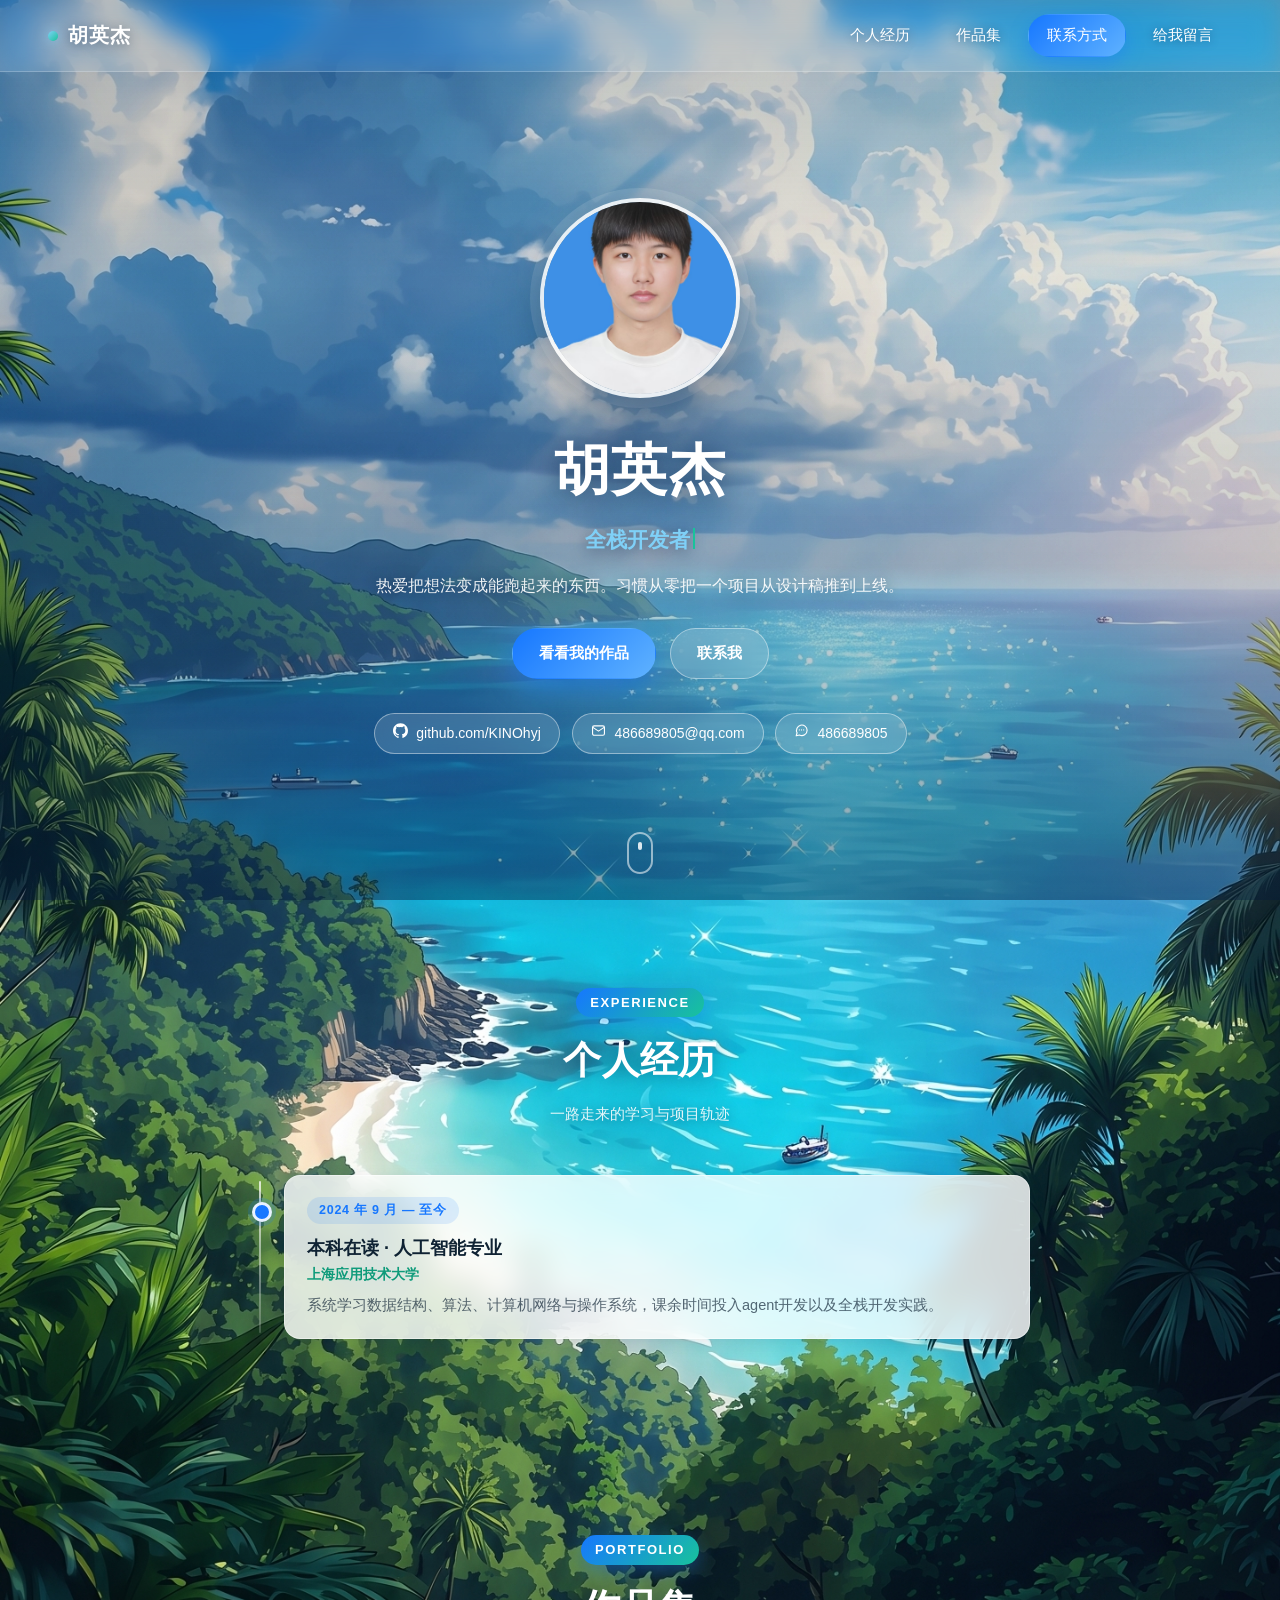
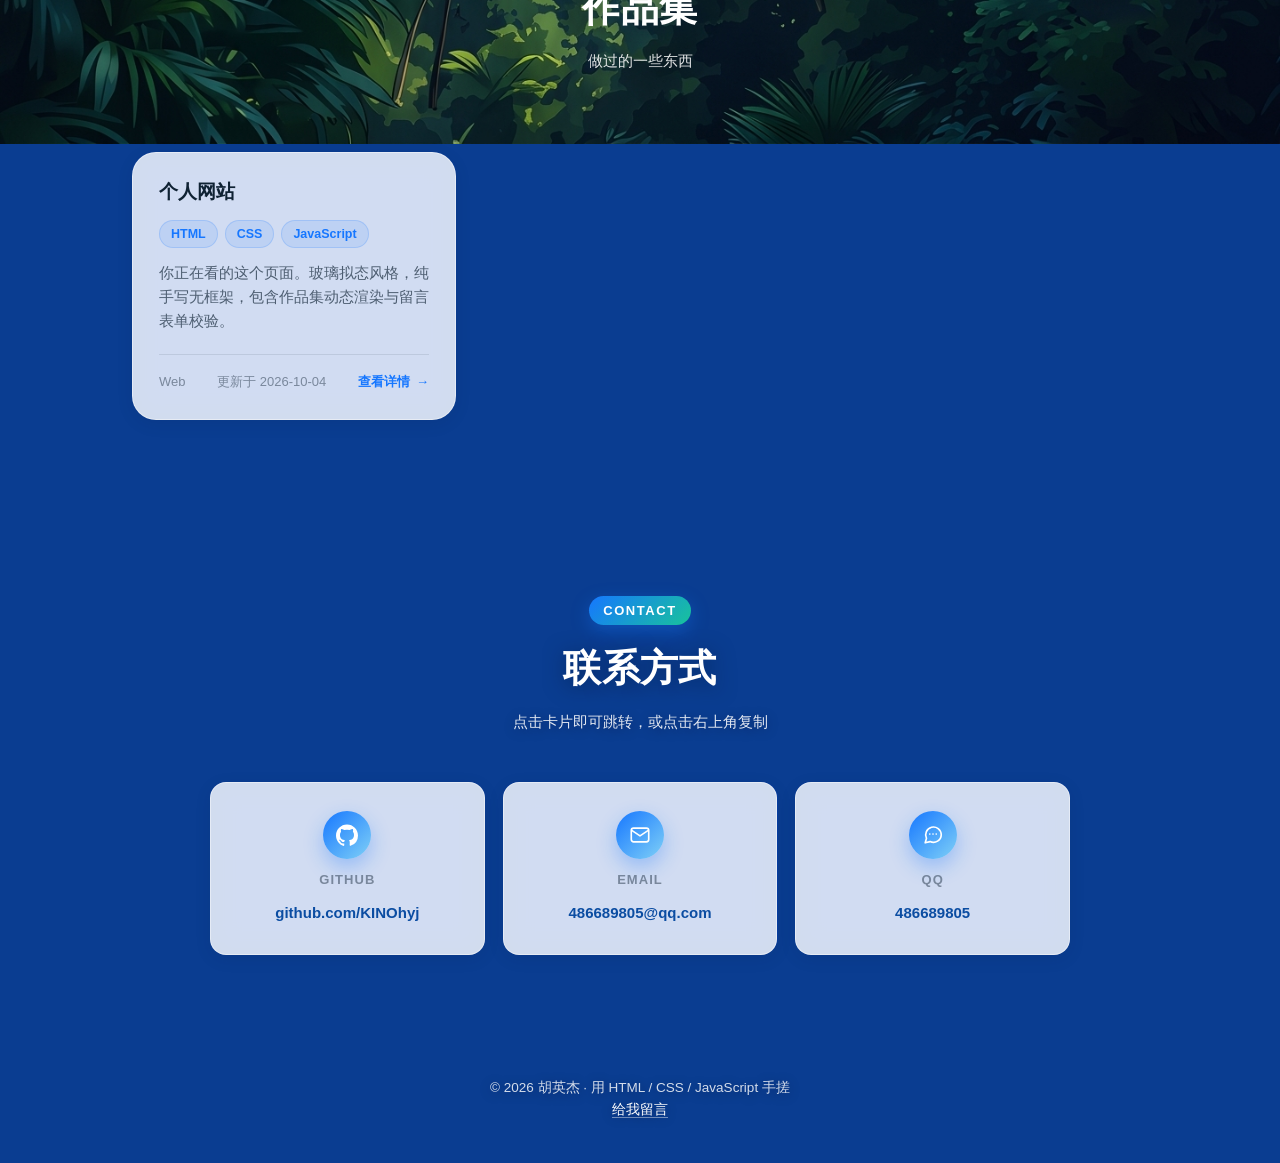
<file: index.html>
<!DOCTYPE html>
<html lang="zh">

<head>
    <meta charset="utf-8">
    <meta name="viewport" content="width=device-width, initial-scale=1">
    <title>胡英杰 · 个人主页</title>
    <meta name="description" content="胡英杰-KINO 的个人网站 —— 个人经历、作品集与联系方式。">
    <link rel="icon" href="data:,">
    <link rel="stylesheet" href="css/index.css">
</head>

<body>
    <!-- 背景压暗遮罩，保证文字与玻璃卡片可读 -->
    <div class="bgOverlay" aria-hidden="true"></div>

    <!-- ============================ 顶部导航 ============================ -->
    <nav class="navigationBar" id="navigationBar">
        <a class="navBrand" href="#home">胡英杰</a>

        <button class="navToggle" id="navToggle" type="button"
                aria-label="打开导航菜单" aria-expanded="false" aria-controls="navigationUl">
            <span></span><span></span><span></span>
        </button>

        <ul class="navigationUl" id="navigationUl">
            <li class="navigationLi" id="navPersonalExperience">
                <a class="navigation" href="#experience">个人经历</a>
            </li>
            <li class="navigationLi" id="navPortfolio">
                <a class="navigation" href="#portfolio">作品集</a>
            </li>
            <li class="navigationLi" id="navContact">
                <a class="navigation" href="#contact">联系方式</a>
            </li>
            <li class="navigationLi" id="navMessage">
                <a class="navigation" href="email.html">给我留言</a>
            </li>
        </ul>
    </nav>

    <main>
        <!-- ============================ Hero ============================ -->
        <!--
            注意：本区块的姓名/简介/角色/头像会被 js/index.js 用 js/data.js 里的数据覆盖。
            要改这些内容，请改 js/data.js 的 owner 字段，而不是这里。
            这里保留静态内容是为了「JS 未加载时也有内容可看」以及 SEO。
        -->
        <section class="hero" id="home">
            <div class="profilePhotoDiv" id="profilePhotoDiv">
                <img class="profilePhotoImg" src="./src/profilePhoto.jpg" alt="胡英杰-KINO 的头像">
            </div>

            <h1 class="heroName" id="heroName">胡英杰</h1>
            <p class="heroRole" id="heroRole" data-roles="全栈开发者,AI 狂热者,终身学习者"></p>
            <p class="heroDesc" id="heroDesc">热爱把想法变成能跑起来的东西。习惯从零把一个项目从设计稿推到上线。</p>

            <div class="heroActions">
                <a class="btn btnPrimary" href="#portfolio">看看我的作品</a>
                <a class="btn btnGhost" href="email.html">联系我</a>
            </div>

            <!-- 联系方式（首屏快捷入口，由 js/data.js 的 owner.contacts 渲染） -->
            <div class="personalContact" id="personalContact"></div>

            <button class="scrollHint" id="scrollHint" type="button" aria-label="向下滚动"></button>
        </section>

        <!-- ============================ 个人经历 ============================ -->
        <section class="section" id="experience">
            <div class="container">
                <header class="sectionHead reveal">
                    <span class="sectionKicker">Experience</span>
                    <h2 class="sectionTitle">个人经历</h2>
                    <p class="sectionSubtitle">一路走来的学习与项目轨迹</p>
                </header>

                <!-- 由 js/index.js 读取 js/data.js 的 experiences 渲染 -->
                <div class="timeline" id="experienceTimeline"></div>
            </div>
        </section>

        <!-- ============================ 作品集 ============================ -->
        <section class="section" id="portfolio">
            <div class="container">
                <header class="sectionHead reveal">
                    <span class="sectionKicker">Portfolio</span>
                    <h2 class="sectionTitle">作品集</h2>
                    <p class="sectionSubtitle">做过的一些东西</p>
                </header>

                <!-- 分类筛选，由 js/index.js 依据作品分类自动生成 -->
                <div class="filterBar" id="filterBar"></div>

                <!--
                    对于不同项目，我们在中间使用 -number- 来区分不同项目的不同组件 id，以免找不到相关组件
                    例：portfolio-1-Title / portfolio-1-TechStack / portfolio-1-OverView
                -->
                <div class="portfolioParentDiv" id="portfolioDiv"></div>
            </div>
        </section>

        <!-- ============================ 联系方式 ============================ -->
        <section class="section" id="contact">
            <div class="container">
                <header class="sectionHead reveal">
                    <span class="sectionKicker">Contact</span>
                    <h2 class="sectionTitle">联系方式</h2>
                    <p class="sectionSubtitle">点击卡片即可跳转，或点击右上角复制</p>
                </header>

                <div class="contactGrid" id="contactGrid"></div>
            </div>
        </section>
    </main>

    <!-- ============================ 页脚 ============================ -->
    <footer class="siteFooter">
        <p>© <span id="footerYear">2026</span> 胡英杰 · 用 HTML / CSS / JavaScript 手搓</p>
        <p><a href="email.html">给我留言</a></p>
    </footer>

    <!-- 返回顶部 -->
    <button class="backToTop" id="backToTop" type="button" aria-label="返回顶部">↑</button>

    <!-- 全局提示（复制成功等） -->
    <div class="toast" id="toast" role="status" aria-live="polite"></div>

    <!-- 内容数据源：改内容只需要改这个文件 -->
    <script src="js/data.js"></script>
    <script src="js/index.js"></script>
</body>

</html>
</file>
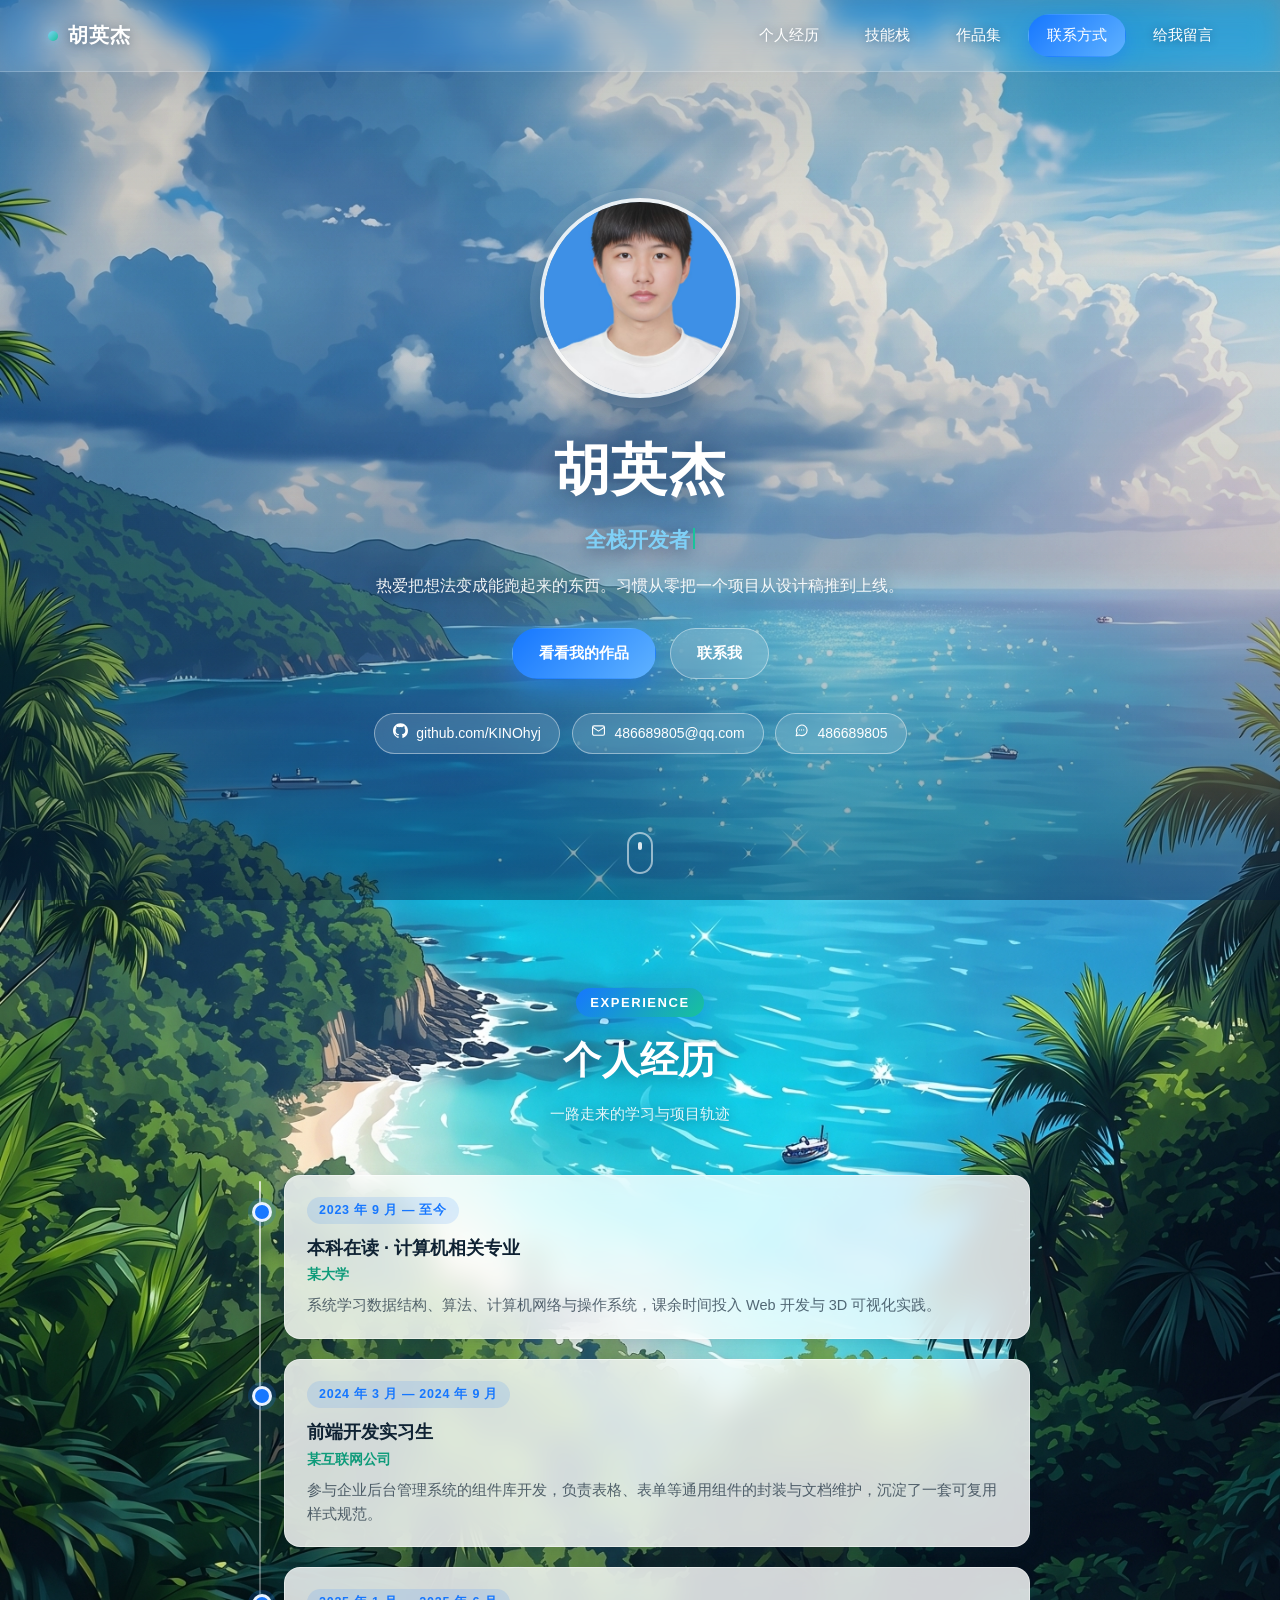
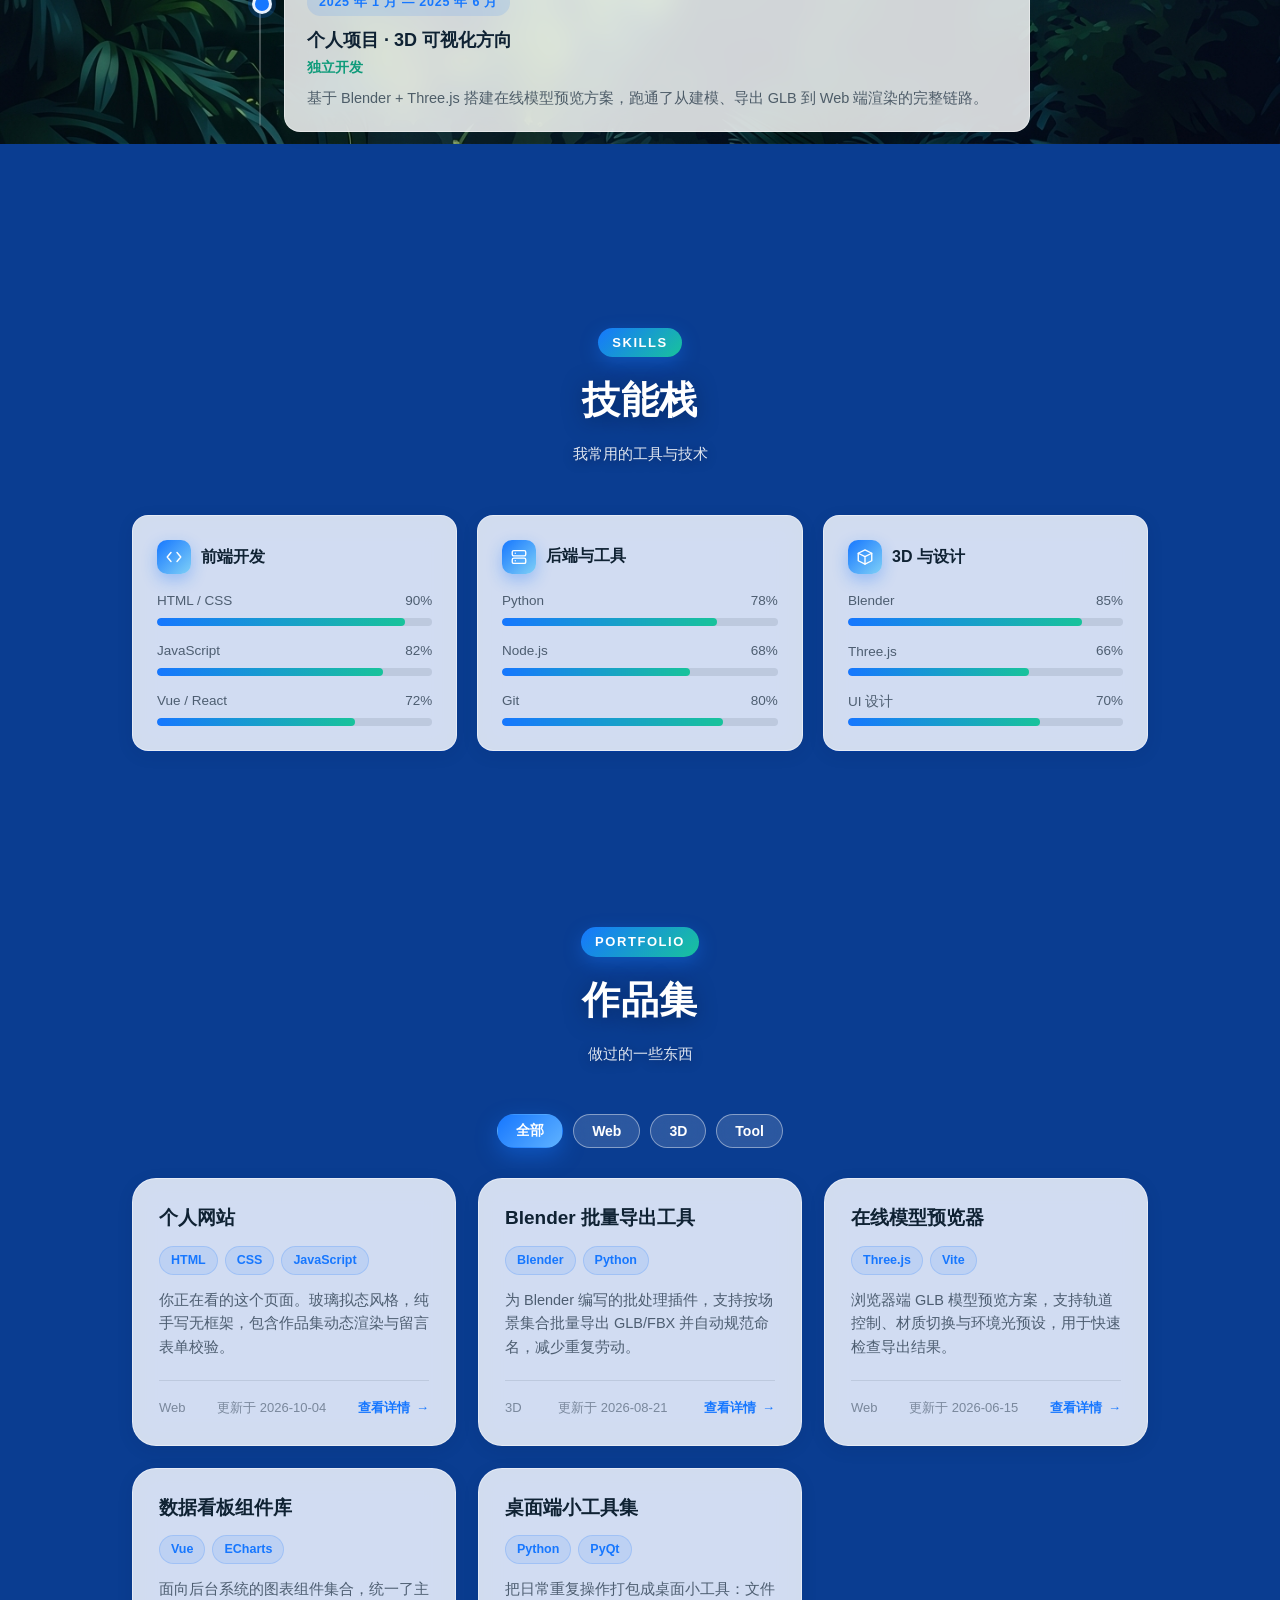
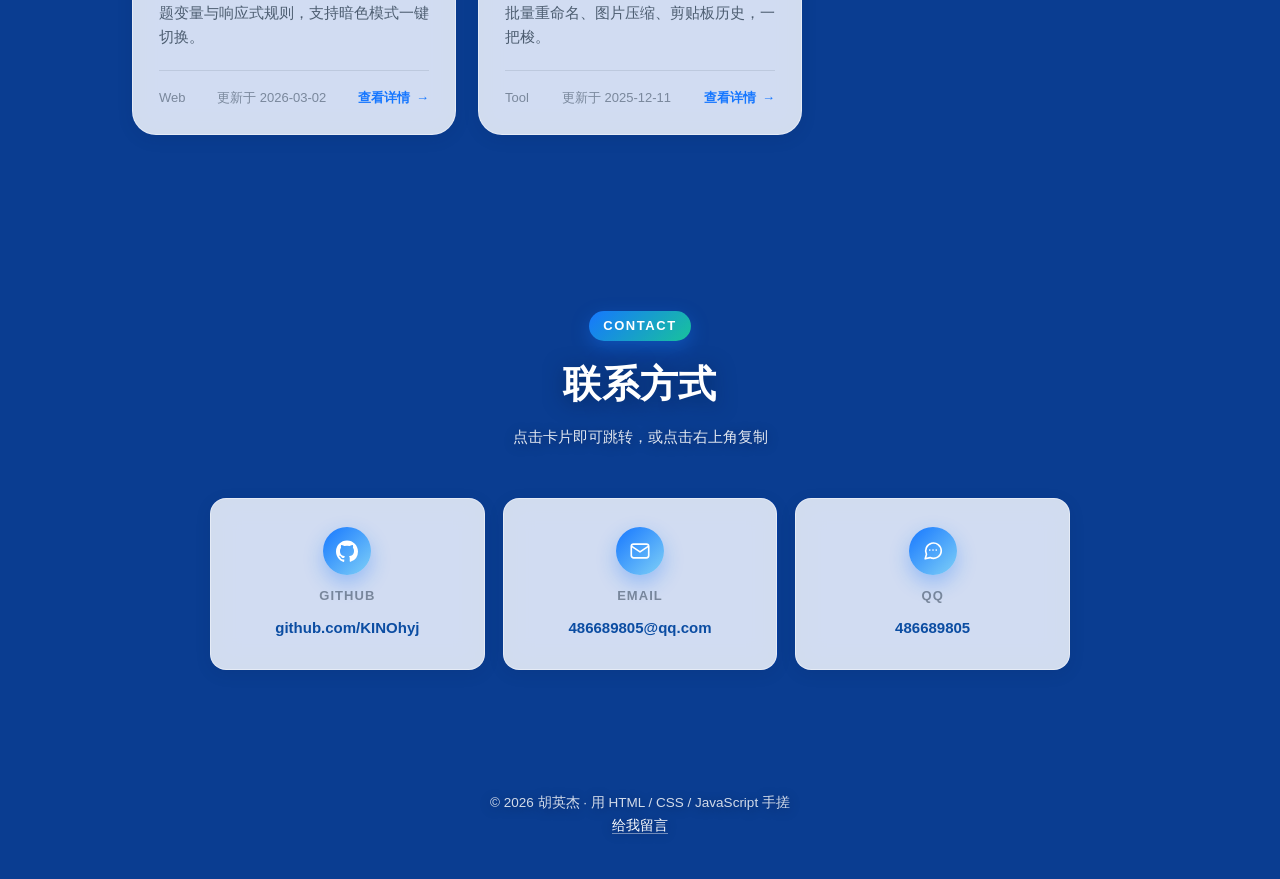
<file: static/index.html>
<!DOCTYPE html>
<html lang="zh">

<head>
    <meta charset="utf-8">
    <meta name="viewport" content="width=device-width, initial-scale=1">
    <title>胡英杰 · 个人主页</title>
    <meta name="description" content="胡英杰-KINO 的个人网站 —— 个人经历、技能栈与作品集。">
    <link rel="icon" href="data:,">
    <link rel="stylesheet" href="css/index.css">
</head>

<body>
    <!-- 背景压暗遮罩，保证文字与玻璃卡片可读 -->
    <div class="bgOverlay" aria-hidden="true"></div>

    <!-- ============================ 顶部导航 ============================ -->
    <nav class="navigationBar" id="navigationBar">
        <a class="navBrand" href="#home">胡英杰</a>

        <button class="navToggle" id="navToggle" type="button"
                aria-label="打开导航菜单" aria-expanded="false" aria-controls="navigationUl">
            <span></span><span></span><span></span>
        </button>

        <ul class="navigationUl" id="navigationUl">
            <li class="navigationLi" id="navPersonalExperience">
                <a class="navigation" href="#experience">个人经历</a>
            </li>
            <li class="navigationLi" id="navSkills">
                <a class="navigation" href="#skills">技能栈</a>
            </li>
            <li class="navigationLi" id="navPortfolio">
                <a class="navigation" href="#portfolio">作品集</a>
            </li>
            <li class="navigationLi" id="navContact">
                <a class="navigation" href="#contact">联系方式</a>
            </li>
            <li class="navigationLi" id="navMessage">
                <a class="navigation" href="email.html">给我留言</a>
            </li>
        </ul>
    </nav>

    <main>
        <!-- ============================ Hero ============================ -->
        <!--
            注意：本区块的姓名/简介/角色/头像会被 js/index.js 用 js/data.js 里的数据覆盖。
            要改这些内容，请改 js/data.js 的 owner 字段，而不是这里。
            这里保留静态内容是为了「JS 未加载时也有内容可看」以及 SEO。
        -->
        <section class="hero" id="home">
            <div class="profilePhotoDiv" id="profilePhotoDiv">
                <img class="profilePhotoImg" src="./src/profilePhoto.jpg" alt="胡英杰-KINO 的头像">
            </div>

            <h1 class="heroName" id="heroName">胡英杰</h1>
            <p class="heroRole" id="heroRole" data-roles="全栈开发者,AI 狂热者,终身学习者"></p>
            <p class="heroDesc" id="heroDesc">热爱把想法变成能跑起来的东西。习惯从零把一个项目从设计稿推到上线。</p>

            <div class="heroActions">
                <a class="btn btnPrimary" href="#portfolio">看看我的作品</a>
                <a class="btn btnGhost" href="email.html">联系我</a>
            </div>

            <!-- 联系方式（首屏快捷入口，由 js/data.js 的 owner.contacts 渲染） -->
            <div class="personalContact" id="personalContact"></div>

            <button class="scrollHint" id="scrollHint" type="button" aria-label="向下滚动"></button>
        </section>

        <!-- ============================ 个人经历 ============================ -->
        <section class="section" id="experience">
            <div class="container">
                <header class="sectionHead reveal">
                    <span class="sectionKicker">Experience</span>
                    <h2 class="sectionTitle">个人经历</h2>
                    <p class="sectionSubtitle">一路走来的学习与项目轨迹</p>
                </header>

                <!-- 由 js/index.js 读取 js/data.js 的 experiences 渲染 -->
                <div class="timeline" id="experienceTimeline"></div>
            </div>
        </section>

        <!-- ============================ 技能栈 ============================ -->
        <section class="section" id="skills">
            <div class="container">
                <header class="sectionHead reveal">
                    <span class="sectionKicker">Skills</span>
                    <h2 class="sectionTitle">技能栈</h2>
                    <p class="sectionSubtitle">我常用的工具与技术</p>
                </header>

                <div class="skillGroups" id="skillGroups"></div>
            </div>
        </section>

        <!-- ============================ 作品集 ============================ -->
        <section class="section" id="portfolio">
            <div class="container">
                <header class="sectionHead reveal">
                    <span class="sectionKicker">Portfolio</span>
                    <h2 class="sectionTitle">作品集</h2>
                    <p class="sectionSubtitle">做过的一些东西</p>
                </header>

                <!-- 分类筛选，由 js/index.js 依据作品分类自动生成 -->
                <div class="filterBar" id="filterBar"></div>

                <!--
                    对于不同项目，我们在中间使用 -number- 来区分不同项目的不同组件 id，以免找不到相关组件
                    例：portfolio-1-Title / portfolio-1-TechStack / portfolio-1-OverView
                -->
                <div class="portfolioParentDiv" id="portfolioDiv"></div>
            </div>
        </section>

        <!-- ============================ 联系方式 ============================ -->
        <section class="section" id="contact">
            <div class="container">
                <header class="sectionHead reveal">
                    <span class="sectionKicker">Contact</span>
                    <h2 class="sectionTitle">联系方式</h2>
                    <p class="sectionSubtitle">点击卡片即可跳转，或点击右上角复制</p>
                </header>

                <div class="contactGrid" id="contactGrid"></div>
            </div>
        </section>
    </main>

    <!-- ============================ 页脚 ============================ -->
    <footer class="siteFooter">
        <p>© <span id="footerYear">2026</span> 胡英杰 · 用 HTML / CSS / JavaScript 手搓</p>
        <p><a href="email.html">给我留言</a></p>
    </footer>

    <!-- 返回顶部 -->
    <button class="backToTop" id="backToTop" type="button" aria-label="返回顶部">↑</button>

    <!-- 全局提示（复制成功等） -->
    <div class="toast" id="toast" role="status" aria-live="polite"></div>

    <!-- 内容数据源：改内容只需要改这个文件 -->
    <script src="js/data.js"></script>
    <script src="js/index.js"></script>
</body>

</html>
</file>
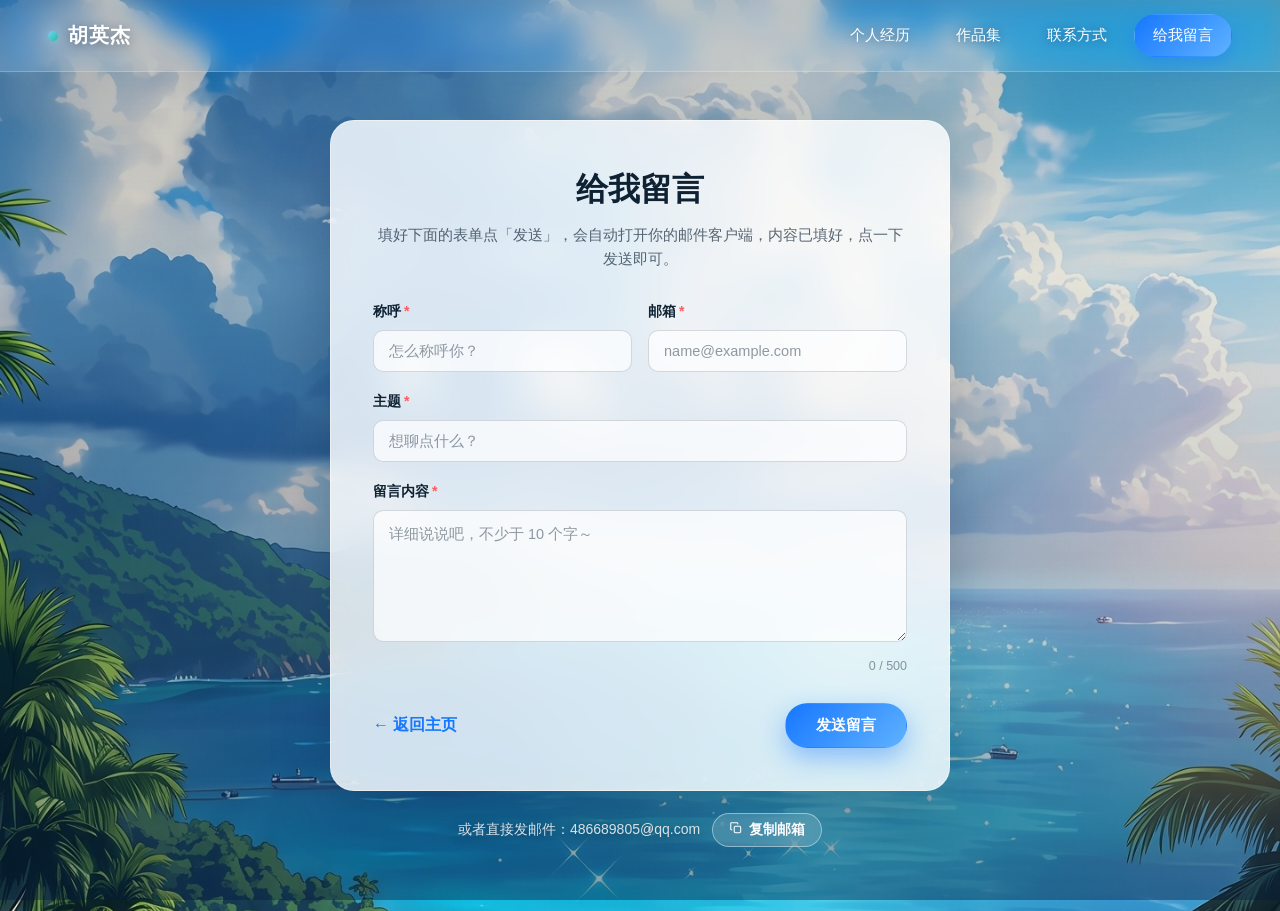
<file: email.html>
<!DOCTYPE html>
<html lang="zh">

<head>
    <meta charset="utf-8">
    <meta name="viewport" content="width=device-width, initial-scale=1">
    <title>给我留言 · 胡英杰</title>
    <meta name="description" content="给胡英杰留言，或直接发送邮件联系。">
    <link rel="icon" href="data:,">
    <link rel="stylesheet" href="css/index.css">
</head>

<body>
    <div class="bgOverlay" aria-hidden="true"></div>

    <!-- ============================ 顶部导航 ============================ -->
    <nav class="navigationBar" id="navigationBar">
        <a class="navBrand" href="index.html">胡英杰</a>

        <button class="navToggle" id="navToggle" type="button"
                aria-label="打开导航菜单" aria-expanded="false" aria-controls="navigationUl">
            <span></span><span></span><span></span>
        </button>

        <ul class="navigationUl" id="navigationUl">
            <li class="navigationLi">
                <a class="navigation" href="index.html#experience">个人经历</a>
            </li>
            <li class="navigationLi">
                <a class="navigation" href="index.html#portfolio">作品集</a>
            </li>
            <li class="navigationLi">
                <a class="navigation" href="index.html#contact">联系方式</a>
            </li>
            <li class="navigationLi">
                <a class="navigation is-active" href="email.html">给我留言</a>
            </li>
        </ul>
    </nav>

    <!-- ============================ 留言表单 ============================ -->
    <main class="pageShell">
        <div class="formCard">
            <header class="formHead">
                <h1>给我留言</h1>
                <p>填好下面的表单点「发送」，会自动打开你的邮件客户端，内容已填好，点一下发送即可。</p>
            </header>

            <!-- 提交结果提示 -->
            <div class="formAlert" id="formAlert" role="status" aria-live="polite"></div>

            <!-- 本页无后端：提交由 js/email.js 拼装 mailto: 链接唤起邮件客户端 -->
            <form id="messageForm" novalidate>
                <div class="fieldRow">
                    <div class="field" id="fieldName">
                        <label for="inputName">称呼<span class="req">*</span></label>
                        <input type="text" id="inputName" name="name" maxlength="30"
                               placeholder="怎么称呼你？" autocomplete="name">
                        <p class="fieldError" id="errorName">请填写你的称呼</p>
                    </div>

                    <div class="field" id="fieldEmail">
                        <label for="inputEmail">邮箱<span class="req">*</span></label>
                        <input type="email" id="inputEmail" name="email" maxlength="80"
                               placeholder="name@example.com" autocomplete="email">
                        <p class="fieldError" id="errorEmail">请填写正确的邮箱地址</p>
                    </div>
                </div>

                <div class="field" id="fieldSubject">
                    <label for="inputSubject">主题<span class="req">*</span></label>
                    <input type="text" id="inputSubject" name="subject" maxlength="60"
                           placeholder="想聊点什么？">
                    <p class="fieldError" id="errorSubject">请填写主题</p>
                </div>

                <div class="field" id="fieldMessage">
                    <label for="inputMessage">留言内容<span class="req">*</span></label>
                    <textarea id="inputMessage" name="message" maxlength="500"
                              placeholder="详细说说吧，不少于 10 个字～"></textarea>
                    <p class="fieldError" id="errorMessage">留言内容不少于 10 个字</p>
                    <p class="charCount" id="charCount">0 / 500</p>
                </div>

                <div class="formFoot">
                    <a class="portfolioLink" href="index.html">← 返回主页</a>
                    <button class="btn btnPrimary" id="submitBtn" type="submit">发送留言</button>
                </div>
            </form>
        </div>

        <!-- 兜底：邮件客户端没弹出时，直接复制邮箱 -->
        <div class="backLinkRow">
            <a class="backLink" href="mailto:486689805@qq.com">或者直接发邮件：486689805@qq.com</a>
            <button class="copyChip" id="copyEmailBtn" type="button">
                <span aria-hidden="true">
                    <svg viewBox="0 0 24 24" fill="none" stroke="currentColor" stroke-width="1.8"
                         stroke-linecap="round" stroke-linejoin="round">
                        <rect x="9" y="9" width="11" height="11" rx="2"/>
                        <path d="M5 15H4a1 1 0 0 1-1-1V4a1 1 0 0 1 1-1h10a1 1 0 0 1 1 1v1"/>
                    </svg>
                </span>
                复制邮箱
            </button>
        </div>
    </main>

    <!-- 全局提示（复制成功等） -->
    <div class="toast" id="toast" role="status" aria-live="polite"></div>

    <!-- 内容数据源（提供收件邮箱等配置） -->
    <script src="js/data.js"></script>
    <script src="js/email.js"></script>
</body>

</html>
</file>
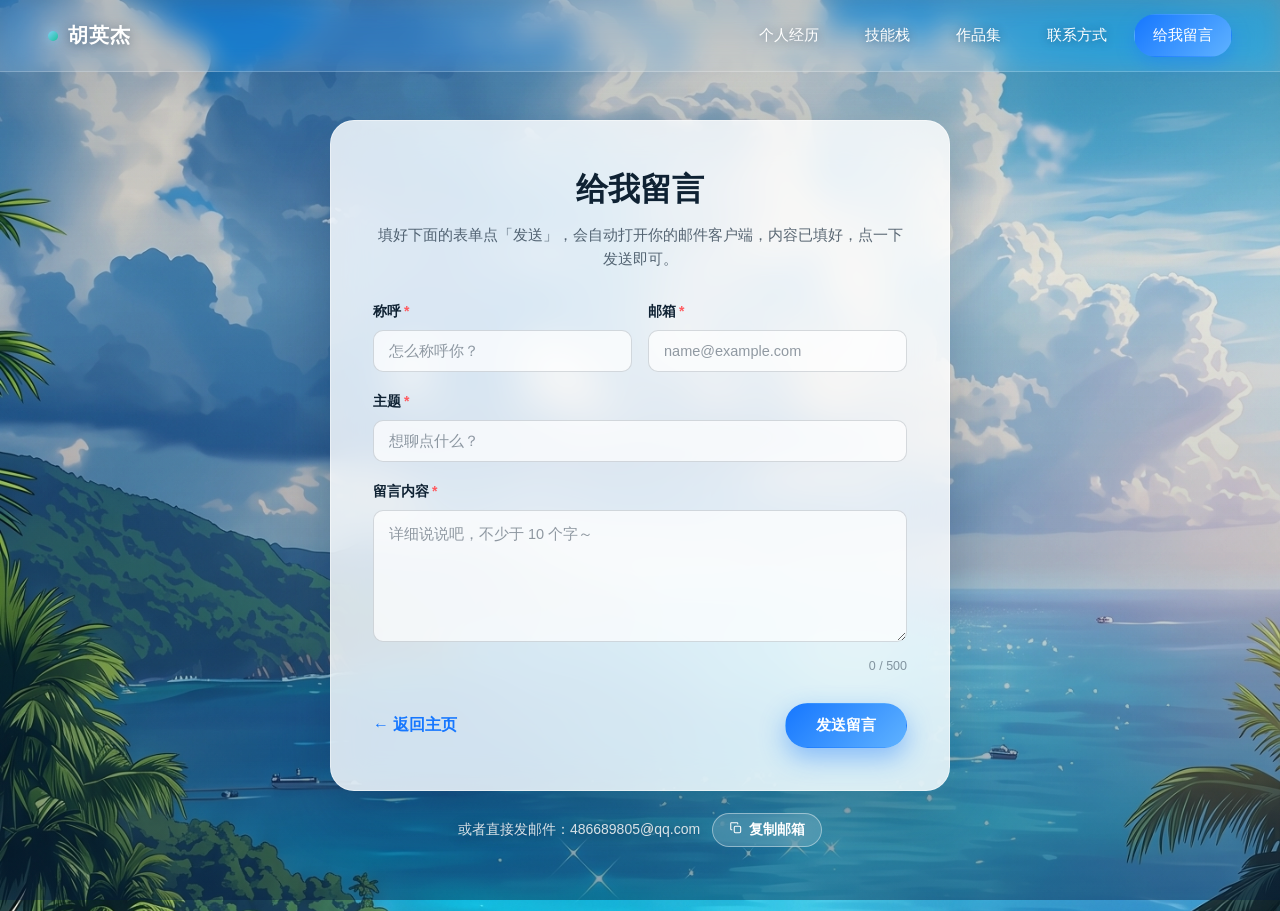
<file: static/email.html>
<!DOCTYPE html>
<html lang="zh">

<head>
    <meta charset="utf-8">
    <meta name="viewport" content="width=device-width, initial-scale=1">
    <title>给我留言 · 胡英杰</title>
    <meta name="description" content="给胡英杰留言，或直接发送邮件联系。">
    <link rel="icon" href="data:,">
    <link rel="stylesheet" href="css/index.css">
</head>

<body>
    <div class="bgOverlay" aria-hidden="true"></div>

    <!-- ============================ 顶部导航 ============================ -->
    <nav class="navigationBar" id="navigationBar">
        <a class="navBrand" href="index.html">胡英杰</a>

        <button class="navToggle" id="navToggle" type="button"
                aria-label="打开导航菜单" aria-expanded="false" aria-controls="navigationUl">
            <span></span><span></span><span></span>
        </button>

        <ul class="navigationUl" id="navigationUl">
            <li class="navigationLi">
                <a class="navigation" href="index.html#experience">个人经历</a>
            </li>
            <li class="navigationLi">
                <a class="navigation" href="index.html#skills">技能栈</a>
            </li>
            <li class="navigationLi">
                <a class="navigation" href="index.html#portfolio">作品集</a>
            </li>
            <li class="navigationLi">
                <a class="navigation" href="index.html#contact">联系方式</a>
            </li>
            <li class="navigationLi">
                <a class="navigation is-active" href="email.html">给我留言</a>
            </li>
        </ul>
    </nav>

    <!-- ============================ 留言表单 ============================ -->
    <main class="pageShell">
        <div class="formCard">
            <header class="formHead">
                <h1>给我留言</h1>
                <p>填好下面的表单点「发送」，会自动打开你的邮件客户端，内容已填好，点一下发送即可。</p>
            </header>

            <!-- 提交结果提示 -->
            <div class="formAlert" id="formAlert" role="status" aria-live="polite"></div>

            <!-- 本页无后端：提交由 js/email.js 拼装 mailto: 链接唤起邮件客户端 -->
            <form id="messageForm" novalidate>
                <div class="fieldRow">
                    <div class="field" id="fieldName">
                        <label for="inputName">称呼<span class="req">*</span></label>
                        <input type="text" id="inputName" name="name" maxlength="30"
                               placeholder="怎么称呼你？" autocomplete="name">
                        <p class="fieldError" id="errorName">请填写你的称呼</p>
                    </div>

                    <div class="field" id="fieldEmail">
                        <label for="inputEmail">邮箱<span class="req">*</span></label>
                        <input type="email" id="inputEmail" name="email" maxlength="80"
                               placeholder="name@example.com" autocomplete="email">
                        <p class="fieldError" id="errorEmail">请填写正确的邮箱地址</p>
                    </div>
                </div>

                <div class="field" id="fieldSubject">
                    <label for="inputSubject">主题<span class="req">*</span></label>
                    <input type="text" id="inputSubject" name="subject" maxlength="60"
                           placeholder="想聊点什么？">
                    <p class="fieldError" id="errorSubject">请填写主题</p>
                </div>

                <div class="field" id="fieldMessage">
                    <label for="inputMessage">留言内容<span class="req">*</span></label>
                    <textarea id="inputMessage" name="message" maxlength="500"
                              placeholder="详细说说吧，不少于 10 个字～"></textarea>
                    <p class="fieldError" id="errorMessage">留言内容不少于 10 个字</p>
                    <p class="charCount" id="charCount">0 / 500</p>
                </div>

                <div class="formFoot">
                    <a class="portfolioLink" href="index.html">← 返回主页</a>
                    <button class="btn btnPrimary" id="submitBtn" type="submit">发送留言</button>
                </div>
            </form>
        </div>

        <!-- 兜底：邮件客户端没弹出时，直接复制邮箱 -->
        <div class="backLinkRow">
            <a class="backLink" href="mailto:486689805@qq.com">或者直接发邮件：486689805@qq.com</a>
            <button class="copyChip" id="copyEmailBtn" type="button">
                <span aria-hidden="true">
                    <svg viewBox="0 0 24 24" fill="none" stroke="currentColor" stroke-width="1.8"
                         stroke-linecap="round" stroke-linejoin="round">
                        <rect x="9" y="9" width="11" height="11" rx="2"/>
                        <path d="M5 15H4a1 1 0 0 1-1-1V4a1 1 0 0 1 1-1h10a1 1 0 0 1 1 1v1"/>
                    </svg>
                </span>
                复制邮箱
            </button>
        </div>
    </main>

    <!-- 全局提示（复制成功等） -->
    <div class="toast" id="toast" role="status" aria-live="polite"></div>

    <!-- 内容数据源（提供收件邮箱等配置） -->
    <script src="js/data.js"></script>
    <script src="js/email.js"></script>
</body>

</html>
</file>
<file: css/index.css>
/* ==========================================================================
   个人网站 · 全局样式表
   --------------------------------------------------------------------------
   设计语言：海洋蓝主色 + 青绿点缀 + 玻璃拟态(Glassmorphism)
   版式结构：固定导航条 → Hero(头像) → 个人经历 → 作品集 → 联系方式 → 页脚
   命名约定：类名使用小驼峰；元素 id 使用「模块-序号-字段」，如 portfolio-1-Title
   ========================================================================== */

/* --------------------------------------------------------------------------
   1. 设计令牌（Design Tokens）
   -------------------------------------------------------------------------- */
:root {
    /* —— 主色调：取自背景海岛图的海洋蓝与天空蓝 —— */
    --c-primary: #1677ff;
    --c-primary-dark: #0b4da2;
    --c-primary-light: #5fb2ff;
    --c-sky: #7fd0f7;
    /* —— 点缀色：取自背景植被与海面高光 —— */
    --c-accent: #18c39b;
    --c-accent-dark: #0e9b7a;
    --c-warn: #ff8a3d;
    --c-danger: #ff5a5f;

    /* —— 文本色 —— */
    --c-text: #0f2233;
    --c-text-soft: rgba(15, 34, 51, 0.68);
    --c-text-mute: rgba(15, 34, 51, 0.45);
    --c-on-image: #ffffff;

    /* —— 玻璃拟态 —— */
    --glass-strong: rgba(255, 255, 255, 0.82);
    --glass-mid: rgba(255, 255, 255, 0.62);
    --glass-weak: rgba(255, 255, 255, 0.14);
    --glass-border: rgba(255, 255, 255, 0.42);
    --glass-border-dark: rgba(255, 255, 255, 0.22);
    --blur: 14px;

    /* —— 尺寸与圆角 —— */
    --nav-h: 72px;
    --radius-sm: 10px;
    --radius: 16px;
    --radius-lg: 24px;
    --radius-pill: 999px;
    --maxw: 1080px;

    /* —— 阴影 —— */
    --shadow-sm: 0 4px 16px rgba(8, 32, 64, 0.10);
    --shadow: 0 10px 34px rgba(8, 32, 64, 0.16);
    --shadow-lg: 0 22px 60px rgba(8, 32, 64, 0.24);

    /* —— 动效 —— */
    --ease: cubic-bezier(0.22, 0.61, 0.36, 1);
    --dur: 0.32s;

    /* —— 兼容旧变量名 —— */
    --navigationDivHeight: var(--nav-h);
}

/* --------------------------------------------------------------------------
   2. 基础重置
   -------------------------------------------------------------------------- */
* {
    margin: 0;
    padding: 0;
    box-sizing: border-box;
}

html {
    scroll-behavior: smooth;
    scroll-padding-top: calc(var(--nav-h) + 16px);
}

body {
    min-height: 100vh;
    font-family: -apple-system, BlinkMacSystemFont, "SF Pro Display", "Segoe UI",
        Roboto, "PingFang SC", "Hiragino Sans GB", "Microsoft YaHei", sans-serif;
    color: var(--c-text);
    line-height: 1.65;
    -webkit-font-smoothing: antialiased;

    /* 全屏背景图（海岛蓝天），固定不随滚动移动 */
    background-image: url("../src/index.jpg");
    background-repeat: no-repeat;
    background-size: cover;
    background-position: center;
    background-attachment: fixed;
    background-color: #0a3d91;
}

/* 背景压暗遮罩：保证上层文字与玻璃卡片始终可读 */
.bgOverlay {
    position: fixed;
    inset: 0;
    z-index: -1;
    pointer-events: none;
    background:
        linear-gradient(180deg,
            rgba(4, 26, 58, 0.28) 0%,
            rgba(4, 26, 58, 0.10) 30%,
            rgba(4, 26, 58, 0.22) 70%,
            rgba(4, 26, 58, 0.42) 100%);
}

img {
    display: block;
    max-width: 100%;
}

a {
    color: inherit;
}

::selection {
    background: var(--c-primary);
    color: #fff;
}

/* 自定义滚动条 */
::-webkit-scrollbar {
    width: 10px;
}

::-webkit-scrollbar-track {
    background: rgba(4, 26, 58, 0.30);
}

::-webkit-scrollbar-thumb {
    background: rgba(255, 255, 255, 0.32);
    border-radius: var(--radius-pill);
    border: 2px solid transparent;
    background-clip: padding-box;
}

::-webkit-scrollbar-thumb:hover {
    background: rgba(255, 255, 255, 0.55);
    background-clip: padding-box;
}

/* --------------------------------------------------------------------------
   3. 顶部导航条
   -------------------------------------------------------------------------- */
.navigationBar {
    position: fixed;
    top: 0;
    left: 0;
    right: 0;
    z-index: 100;
    display: flex;
    align-items: center;
    gap: 16px;
    height: var(--nav-h);
    padding: 0 clamp(16px, 4vw, 48px);

    background: rgba(255, 255, 255, 0.10);
    backdrop-filter: blur(var(--blur)) saturate(150%);
    -webkit-backdrop-filter: blur(var(--blur)) saturate(150%);
    border-bottom: 1px solid var(--glass-border-dark);
    transition: background var(--dur) var(--ease), box-shadow var(--dur) var(--ease);
}

/* 页面滚动后导航条加重，增强层次 */
.navigationBar.is-scrolled {
    background: rgba(255, 255, 255, 0.78);
    box-shadow: var(--shadow-sm);
}

.navBrand {
    display: flex;
    align-items: center;
    gap: 10px;
    font-size: 20px;
    font-weight: 700;
    letter-spacing: 0.04em;
    color: var(--c-on-image);
    text-decoration: none;
    text-shadow: 0 2px 12px rgba(4, 26, 58, 0.45);
    transition: color var(--dur) var(--ease), text-shadow var(--dur) var(--ease);
    white-space: nowrap;
}

.navBrand::before {
    content: "";
    width: 10px;
    height: 10px;
    border-radius: 50%;
    background: linear-gradient(135deg, var(--c-sky), var(--c-accent));
    box-shadow: 0 0 12px rgba(127, 208, 247, 0.85);
}

.navigationBar.is-scrolled .navBrand {
    color: var(--c-text);
    text-shadow: none;
}

.navigationUl {
    display: flex;
    align-items: center;
    gap: 8px;
    list-style: none;
    margin-left: auto;
}

.navigationLi {
    display: flex;
}

a.navigation {
    position: relative;
    display: inline-flex;
    align-items: center;
    justify-content: center;
    padding: 8px 18px;
    border-radius: var(--radius-pill);

    font-size: 15px;
    font-weight: 500;
    color: var(--c-on-image);
    text-decoration: none;
    text-shadow: 0 1px 10px rgba(4, 26, 58, 0.45);

    border: 1px solid transparent;
    transition: background var(--dur) var(--ease), color var(--dur) var(--ease),
        border-color var(--dur) var(--ease), transform var(--dur) var(--ease),
        text-shadow var(--dur) var(--ease);
}

.navigationBar.is-scrolled a.navigation {
    color: var(--c-text-soft);
    text-shadow: none;
}

a.navigation:hover {
    background: var(--glass-weak);
    border-color: var(--glass-border);
    transform: translateY(-1px);
}

/* 当前所在区块高亮 */
a.navigation.is-active {
    background: linear-gradient(135deg, var(--c-primary), var(--c-primary-light));
    color: #fff !important;
    text-shadow: none;
    box-shadow: 0 6px 18px rgba(22, 119, 255, 0.40);
}

/* 移动端汉堡按钮（默认隐藏） */
.navToggle {
    display: none;
    flex-direction: column;
    justify-content: center;
    gap: 5px;
    width: 42px;
    height: 42px;
    margin-left: auto;
    padding: 0 10px;
    border: 1px solid var(--glass-border);
    border-radius: var(--radius-sm);
    background: var(--glass-weak);
    backdrop-filter: blur(8px);
    cursor: pointer;
}

.navToggle span {
    display: block;
    height: 2px;
    border-radius: 2px;
    background: var(--c-on-image);
    transition: transform var(--dur) var(--ease), opacity var(--dur) var(--ease);
}

.navigationBar.is-scrolled .navToggle span {
    background: var(--c-text);
}

.navToggle[aria-expanded="true"] span:nth-child(1) {
    transform: translateY(7px) rotate(45deg);
}

.navToggle[aria-expanded="true"] span:nth-child(2) {
    opacity: 0;
}

.navToggle[aria-expanded="true"] span:nth-child(3) {
    transform: translateY(-7px) rotate(-45deg);
}

/* --------------------------------------------------------------------------
   4. 通用布局容器与区块标题
   -------------------------------------------------------------------------- */
.container {
    width: 100%;
    max-width: var(--maxw);
    margin: 0 auto;
    padding: 0 clamp(16px, 4vw, 32px);
}

.section {
    padding: clamp(48px, 8vw, 88px) 0;
}

.sectionHead {
    text-align: center;
    margin-bottom: clamp(28px, 5vw, 48px);
}

.sectionKicker {
    display: inline-block;
    padding: 4px 14px;
    margin-bottom: 12px;
    border-radius: var(--radius-pill);
    font-size: 13px;
    font-weight: 600;
    letter-spacing: 0.12em;
    text-transform: uppercase;
    color: #fff;
    background: linear-gradient(135deg, var(--c-primary), var(--c-accent));
    box-shadow: 0 6px 18px rgba(22, 119, 255, 0.35);
}

.sectionTitle {
    font-size: clamp(26px, 4vw, 38px);
    font-weight: 800;
    color: var(--c-on-image);
    text-shadow: 0 3px 20px rgba(4, 26, 58, 0.50);
    letter-spacing: 0.01em;
}

.sectionSubtitle {
    margin-top: 10px;
    font-size: 15px;
    color: rgba(255, 255, 255, 0.88);
    text-shadow: 0 2px 12px rgba(4, 26, 58, 0.45);
}

/* 玻璃卡片基础样式 */
.glassCard {
    background: var(--glass-strong);
    backdrop-filter: blur(var(--blur)) saturate(140%);
    -webkit-backdrop-filter: blur(var(--blur)) saturate(140%);
    border: 1px solid var(--glass-border);
    border-radius: var(--radius-lg);
    box-shadow: var(--shadow);
}

/* --------------------------------------------------------------------------
   5. Hero 区（头像 + 简介）
   -------------------------------------------------------------------------- */
.hero {
    min-height: 100vh;
    display: flex;
    flex-direction: column;
    align-items: center;
    justify-content: center;
    text-align: center;
    padding: calc(var(--nav-h) + 40px) clamp(16px, 4vw, 32px) 60px;
}

.profilePhotoDiv {
    display: grid;
    place-items: center;
    margin-bottom: 26px;
}

.profilePhotoImg {
    width: 200px;
    height: 200px;
    border-radius: 50%;
    object-fit: cover;
    border: 4px solid rgba(255, 255, 255, 0.85);
    box-shadow: 0 18px 48px rgba(4, 26, 58, 0.42), 0 0 0 10px rgba(255, 255, 255, 0.12);
    animation: floaty 6s ease-in-out infinite;
}

@keyframes floaty {
    0%, 100% { transform: translateY(0); }
    50% { transform: translateY(-10px); }
}

.heroName {
    font-size: clamp(34px, 6vw, 56px);
    font-weight: 800;
    letter-spacing: 0.02em;
    color: var(--c-on-image);
    text-shadow: 0 4px 28px rgba(4, 26, 58, 0.55);
}

.heroRole {
    min-height: 1.6em;
    margin-top: 6px;
    font-size: clamp(16px, 2.4vw, 21px);
    font-weight: 600;
    color: var(--c-sky);
    text-shadow: 0 2px 16px rgba(4, 26, 58, 0.55);
}

/* 打字机光标 */
.heroRole .caret {
    display: inline-block;
    width: 2px;
    height: 1em;
    margin-left: 3px;
    vertical-align: -0.12em;
    background: var(--c-accent);
    animation: blink 1s step-end infinite;
}

@keyframes blink {
    50% { opacity: 0; }
}

.heroDesc {
    max-width: 620px;
    margin-top: 16px;
    font-size: 16px;
    color: rgba(255, 255, 255, 0.92);
    text-shadow: 0 2px 14px rgba(4, 26, 58, 0.50);
}

.heroActions {
    display: flex;
    flex-wrap: wrap;
    gap: 14px;
    justify-content: center;
    margin-top: 28px;
}

/* 按钮体系 */
.btn {
    display: inline-flex;
    align-items: center;
    gap: 8px;
    padding: 12px 26px;
    border: 1px solid transparent;
    border-radius: var(--radius-pill);
    font-size: 15px;
    font-weight: 600;
    font-family: inherit;
    text-decoration: none;
    cursor: pointer;
    transition: transform var(--dur) var(--ease), box-shadow var(--dur) var(--ease),
        background var(--dur) var(--ease), color var(--dur) var(--ease);
}

.btn:active {
    transform: scale(0.97);
}

.btnPrimary {
    background: linear-gradient(135deg, var(--c-primary), var(--c-primary-light));
    color: #fff;
    box-shadow: 0 10px 26px rgba(22, 119, 255, 0.42);
}

.btnPrimary:hover {
    transform: translateY(-2px);
    box-shadow: 0 16px 34px rgba(22, 119, 255, 0.55);
}

.btnGhost {
    background: var(--glass-weak);
    border-color: var(--glass-border);
    color: #fff;
    backdrop-filter: blur(10px);
}

.btnGhost:hover {
    background: rgba(255, 255, 255, 0.26);
    transform: translateY(-2px);
}

/* 社交/联系条 */
.personalContact {
    display: flex;
    flex-wrap: wrap;
    gap: 12px;
    justify-content: center;
    margin-top: 34px;
}

.personalContact a {
    display: inline-flex;
    align-items: center;
    gap: 8px;
    padding: 8px 18px;
    border-radius: var(--radius-pill);
    font-size: 14px;
    color: #fff;
    text-decoration: none;
    background: var(--glass-weak);
    border: 1px solid var(--glass-border);
    backdrop-filter: blur(10px);
    transition: background var(--dur) var(--ease), transform var(--dur) var(--ease);
}

.personalContact a:hover {
    background: rgba(255, 255, 255, 0.26);
    transform: translateY(-2px);
}

/* 向下滚动提示 */
.scrollHint {
    position: absolute;
    bottom: 26px;
    left: 50%;
    transform: translateX(-50%);
    width: 26px;
    height: 42px;
    border: 2px solid rgba(255, 255, 255, 0.55);
    border-radius: var(--radius-pill);
    cursor: pointer;
    background: transparent;
}

.scrollHint::after {
    content: "";
    position: absolute;
    top: 8px;
    left: 50%;
    width: 4px;
    height: 8px;
    margin-left: -2px;
    border-radius: 2px;
    background: rgba(255, 255, 255, 0.85);
    animation: scrollDot 1.8s var(--ease) infinite;
}

@keyframes scrollDot {
    0% { transform: translateY(0); opacity: 0; }
    35% { opacity: 1; }
    100% { transform: translateY(16px); opacity: 0; }
}

.hero {
    position: relative;
}

/* --------------------------------------------------------------------------
   6. 个人经历 · 时间轴
   -------------------------------------------------------------------------- */
.timeline {
    position: relative;
    max-width: 780px;
    margin: 0 auto;
    padding-left: 34px;
}

.timeline::before {
    content: "";
    position: absolute;
    top: 6px;
    bottom: 6px;
    left: 9px;
    width: 2px;
    background: linear-gradient(180deg,
        rgba(255, 255, 255, 0.75),
        rgba(255, 255, 255, 0.18));
    border-radius: 2px;
}

.timelineItem {
    position: relative;
    padding: 20px 22px;
    margin-bottom: 20px;
    background: var(--glass-strong);
    backdrop-filter: blur(var(--blur)) saturate(140%);
    -webkit-backdrop-filter: blur(var(--blur)) saturate(140%);
    border: 1px solid var(--glass-border);
    border-radius: var(--radius);
    box-shadow: var(--shadow-sm);
    transition: transform var(--dur) var(--ease), box-shadow var(--dur) var(--ease);
}

.timelineItem:hover {
    transform: translateX(6px);
    box-shadow: var(--shadow);
}

.timelineItem::before {
    content: "";
    position: absolute;
    top: 26px;
    left: -33px;
    width: 14px;
    height: 14px;
    border-radius: 50%;
    background: var(--c-primary);
    border: 3px solid rgba(255, 255, 255, 0.9);
    box-shadow: 0 0 0 4px rgba(22, 119, 255, 0.20);
}

.timelineDate {
    display: inline-block;
    font-size: 12.5px;
    font-weight: 700;
    letter-spacing: 0.06em;
    color: var(--c-primary);
    background: rgba(22, 119, 255, 0.12);
    padding: 3px 12px;
    border-radius: var(--radius-pill);
}

.timelineRole {
    margin-top: 10px;
    font-size: 18px;
    font-weight: 700;
    color: var(--c-text);
}

.timelineOrg {
    font-size: 14px;
    font-weight: 600;
    color: var(--c-accent-dark);
}

.timelineDesc {
    margin-top: 8px;
    font-size: 14.5px;
    color: var(--c-text-soft);
}

/* --------------------------------------------------------------------------
   7. 作品集
   -------------------------------------------------------------------------- */
.portfolioParentDiv {
    display: grid;
    grid-template-columns: repeat(auto-fill, minmax(320px, 1fr));
    gap: 22px;
}

.portfolioSubDiv {
    position: relative;
    display: flex;
    flex-direction: column;
    padding: 26px;
    overflow: hidden;
    background: var(--glass-strong);
    backdrop-filter: blur(var(--blur)) saturate(140%);
    -webkit-backdrop-filter: blur(var(--blur)) saturate(140%);
    border: 1px solid var(--glass-border);
    border-radius: var(--radius-lg);
    box-shadow: var(--shadow-sm);
    transition: transform var(--dur) var(--ease), box-shadow var(--dur) var(--ease);
}

/* 顶部渐变高光条 */
.portfolioSubDiv::before {
    content: "";
    position: absolute;
    top: 0;
    left: 0;
    right: 0;
    height: 4px;
    background: linear-gradient(90deg, var(--c-primary), var(--c-sky), var(--c-accent));
    opacity: 0;
    transition: opacity var(--dur) var(--ease);
}

.portfolioSubDiv:hover {
    transform: translateY(-8px);
    box-shadow: var(--shadow-lg);
}

.portfolioSubDiv:hover::before {
    opacity: 1;
}

.portfolioTitle {
    font-size: 19px;
    font-weight: 700;
    line-height: 1.4;
}

.portfolioTitle a {
    color: var(--c-text);
    text-decoration: none;
    transition: color var(--dur) var(--ease);
}

.portfolioTitle a:hover {
    color: var(--c-primary);
}

.portfolioTechStack {
    display: flex;
    flex-wrap: wrap;
    gap: 7px;
    margin-top: 14px;
    font-size: 12.5px;
    font-weight: 600;
    color: var(--c-primary);
}

.portfolioTechStack span {
    padding: 3px 11px;
    border-radius: var(--radius-pill);
    background: rgba(22, 119, 255, 0.10);
    border: 1px solid rgba(22, 119, 255, 0.18);
}

.portfolioOverView {
    flex: 1;
    margin-top: 14px;
    font-size: 14.5px;
    color: var(--c-text-soft);
}

.portfolioMeta {
    display: flex;
    align-items: center;
    justify-content: space-between;
    gap: 12px;
    margin-top: 20px;
    padding-top: 16px;
    border-top: 1px solid rgba(15, 34, 51, 0.10);
    font-size: 13px;
    color: var(--c-text-mute);
}

.portfolioLink {
    display: inline-flex;
    align-items: center;
    gap: 6px;
    font-weight: 600;
    color: var(--c-primary);
    text-decoration: none;
    transition: gap var(--dur) var(--ease);
}

.portfolioLink:hover {
    gap: 10px;
}

/* 筛选标签 */
.filterBar {
    display: flex;
    flex-wrap: wrap;
    gap: 10px;
    justify-content: center;
    margin-bottom: 30px;
}

.filterChip {
    padding: 7px 18px;
    font-size: 14px;
    font-weight: 600;
    font-family: inherit;
    color: #fff;
    cursor: pointer;
    border: 1px solid var(--glass-border);
    border-radius: var(--radius-pill);
    background: var(--glass-weak);
    backdrop-filter: blur(10px);
    transition: background var(--dur) var(--ease), transform var(--dur) var(--ease);
}

.filterChip:hover {
    background: rgba(255, 255, 255, 0.26);
    transform: translateY(-2px);
}

.filterChip.is-active {
    background: linear-gradient(135deg, var(--c-primary), var(--c-primary-light));
    border-color: transparent;
    box-shadow: 0 8px 22px rgba(22, 119, 255, 0.42);
}

/* 空状态 / 加载骨架 */
.stateBox {
    grid-column: 1 / -1;
    padding: 56px 20px;
    text-align: center;
    color: var(--c-text-soft);
    background: var(--glass-mid);
    border: 1px dashed var(--glass-border);
    border-radius: var(--radius-lg);
    backdrop-filter: blur(8px);
}

.skeletonCard {
    height: 220px;
    border-radius: var(--radius-lg);
    background: linear-gradient(100deg,
        rgba(255, 255, 255, 0.55) 30%,
        rgba(255, 255, 255, 0.85) 50%,
        rgba(255, 255, 255, 0.55) 70%);
    background-size: 220% 100%;
    animation: shimmer 1.4s linear infinite;
}

@keyframes shimmer {
    from { background-position: 180% 0; }
    to { background-position: -60% 0; }
}

/* --------------------------------------------------------------------------
   8. 联系方式区
   -------------------------------------------------------------------------- */
.contactGrid {
    display: grid;
    grid-template-columns: repeat(auto-fit, minmax(220px, 1fr));
    gap: 18px;
    max-width: 860px;
    margin: 0 auto;
}

.contactCard {
    position: relative;
    display: flex;
    background: var(--glass-strong);
    backdrop-filter: blur(var(--blur)) saturate(140%);
    -webkit-backdrop-filter: blur(var(--blur)) saturate(140%);
    border: 1px solid var(--glass-border);
    border-radius: var(--radius);
    box-shadow: var(--shadow-sm);
    transition: transform var(--dur) var(--ease), box-shadow var(--dur) var(--ease);
}

/* 卡片内层链接：负责跳转并撑满整卡 */
.contactCardMain {
    display: flex;
    flex-direction: column;
    align-items: center;
    gap: 10px;
    width: 100%;
    padding: 28px 20px;
    text-align: center;
    text-decoration: none;
    color: var(--c-text);
    border-radius: inherit;
}

.contactCard:hover {
    transform: translateY(-6px);
    box-shadow: var(--shadow-lg);
}

/* 右上角「复制」按钮：默认淡出，悬停卡片时出现 */
.contactCopy {
    position: absolute;
    top: 10px;
    right: 10px;
    display: grid;
    place-items: center;
    width: 30px;
    height: 30px;
    padding: 0;
    color: var(--c-text-mute);
    cursor: pointer;
    border: 1px solid rgba(15, 34, 51, 0.10);
    border-radius: 50%;
    background: rgba(255, 255, 255, 0.72);
    opacity: 0;
    transition: opacity var(--dur) var(--ease), color var(--dur) var(--ease),
        background var(--dur) var(--ease);
}

.contactCopy svg {
    width: 15px;
    height: 15px;
}

.contactCard:hover .contactCopy,
.contactCopy:focus-visible {
    opacity: 1;
}

.contactCopy:hover {
    color: var(--c-primary);
    background: #fff;
}

/* 触屏设备没有 hover，复制按钮常驻显示 */
@media (hover: none) {
    .contactCopy {
        opacity: 1;
    }
}

.contactIcon {
    display: grid;
    place-items: center;
    width: 48px;
    height: 48px;
    border-radius: 50%;
    font-size: 22px;
    background: linear-gradient(135deg, var(--c-primary), var(--c-sky));
    color: #fff;
    box-shadow: 0 8px 20px rgba(22, 119, 255, 0.32);
}

.contactLabel {
    font-size: 13px;
    font-weight: 700;
    letter-spacing: 0.08em;
    text-transform: uppercase;
    color: var(--c-text-mute);
}

.contactValue {
    font-size: 15px;
    font-weight: 600;
    color: var(--c-primary-dark);
    word-break: break-all;
}

/* --------------------------------------------------------------------------
   9. 页脚
   -------------------------------------------------------------------------- */
.siteFooter {
    padding: 34px 16px 42px;
    text-align: center;
    font-size: 13.5px;
    color: rgba(255, 255, 255, 0.82);
    text-shadow: 0 2px 12px rgba(4, 26, 58, 0.45);
}

.siteFooter a {
    color: #fff;
    text-decoration: none;
    border-bottom: 1px solid rgba(255, 255, 255, 0.45);
}

/* --------------------------------------------------------------------------
   10. 返回顶部
   -------------------------------------------------------------------------- */
.backToTop {
    position: fixed;
    right: 24px;
    bottom: 24px;
    z-index: 90;
    display: grid;
    place-items: center;
    width: 46px;
    height: 46px;
    font-size: 20px;
    color: #fff;
    cursor: pointer;
    border: 1px solid var(--glass-border);
    border-radius: 50%;
    background: linear-gradient(135deg, var(--c-primary), var(--c-primary-light));
    box-shadow: 0 12px 28px rgba(22, 119, 255, 0.45);
    opacity: 0;
    visibility: hidden;
    transform: translateY(14px);
    /* 同 .navigationUl：visibility 用 0s 过渡 + 延迟，避免依赖特殊插值规则 */
    transition: opacity var(--dur) var(--ease), transform var(--dur) var(--ease),
        visibility 0s linear var(--dur);
}

.backToTop.is-visible {
    opacity: 1;
    visibility: visible;
    transform: translateY(0);
    transition: opacity var(--dur) var(--ease), transform var(--dur) var(--ease),
        visibility 0s linear 0s;
}

.backToTop:hover {
    transform: translateY(-4px);
}

/* --------------------------------------------------------------------------
   11. 滚动进场动画
   -------------------------------------------------------------------------- */
.reveal {
    opacity: 0;
    transform: translateY(28px);
    transition: opacity 0.7s var(--ease), transform 0.7s var(--ease);
}

.reveal.is-visible {
    opacity: 1;
    transform: none;
}

/* --------------------------------------------------------------------------
   12. 留言页（email.html）
   -------------------------------------------------------------------------- */
.pageShell {
    min-height: 100vh;
    display: flex;
    flex-direction: column;
    align-items: center;
    justify-content: center;
    padding: calc(var(--nav-h) + 48px) 16px 64px;
}

.formCard {
    width: 100%;
    max-width: 620px;
    padding: clamp(26px, 4vw, 42px);
    background: var(--glass-strong);
    backdrop-filter: blur(18px) saturate(140%);
    -webkit-backdrop-filter: blur(18px) saturate(140%);
    border: 1px solid var(--glass-border);
    border-radius: var(--radius-lg);
    box-shadow: var(--shadow-lg);
}

.formHead {
    text-align: center;
    margin-bottom: 28px;
}

.formHead h1 {
    font-size: clamp(24px, 4vw, 32px);
    font-weight: 800;
    color: var(--c-text);
}

.formHead p {
    margin-top: 8px;
    font-size: 14.5px;
    color: var(--c-text-soft);
}

.field {
    margin-bottom: 18px;
}

.field label {
    display: block;
    margin-bottom: 7px;
    font-size: 14px;
    font-weight: 600;
    color: var(--c-text);
}

.field label .req {
    color: var(--c-danger);
    margin-left: 3px;
}

.field input,
.field textarea,
.field select {
    width: 100%;
    padding: 12px 15px;
    font-size: 14.5px;
    font-family: inherit;
    color: var(--c-text);
    background: rgba(255, 255, 255, 0.72);
    border: 1px solid rgba(15, 34, 51, 0.16);
    border-radius: var(--radius-sm);
    outline: none;
    transition: border-color var(--dur) var(--ease), box-shadow var(--dur) var(--ease),
        background var(--dur) var(--ease);
}

.field textarea {
    min-height: 132px;
    resize: vertical;
    line-height: 1.6;
}

.field input::placeholder,
.field textarea::placeholder {
    color: var(--c-text-mute);
}

.field input:focus,
.field textarea:focus,
.field select:focus {
    background: #fff;
    border-color: var(--c-primary);
    box-shadow: 0 0 0 4px rgba(22, 119, 255, 0.16);
}

/* 校验失败态 */
.field.has-error input,
.field.has-error textarea {
    border-color: var(--c-danger);
    box-shadow: 0 0 0 4px rgba(255, 90, 95, 0.14);
}

.fieldError {
    display: none;
    margin-top: 6px;
    font-size: 12.5px;
    color: var(--c-danger);
}

.field.has-error .fieldError {
    display: block;
}

.fieldRow {
    display: grid;
    grid-template-columns: 1fr 1fr;
    gap: 16px;
}

.charCount {
    margin-top: 6px;
    font-size: 12.5px;
    text-align: right;
    color: var(--c-text-mute);
}

.charCount.is-warn {
    color: var(--c-warn);
}

.formFoot {
    display: flex;
    align-items: center;
    justify-content: space-between;
    gap: 14px;
    margin-top: 26px;
}

.formFoot .btn {
    padding: 12px 30px;
}

.btnPrimary[disabled] {
    opacity: 0.6;
    cursor: not-allowed;
    transform: none !important;
}

/* 提交结果提示条 */
.formAlert {
    display: none;
    align-items: center;
    gap: 10px;
    padding: 13px 16px;
    margin-bottom: 20px;
    font-size: 14px;
    border-radius: var(--radius-sm);
    border: 1px solid transparent;
}

.formAlert.is-show {
    display: flex;
}

.formAlert.is-success {
    color: #0b6b52;
    background: rgba(24, 195, 155, 0.14);
    border-color: rgba(24, 195, 155, 0.35);
}

.formAlert.is-error {
    color: #a3282c;
    background: rgba(255, 90, 95, 0.12);
    border-color: rgba(255, 90, 95, 0.32);
}

.backLink {
    display: inline-flex;
    align-items: center;
    gap: 6px;
    margin-top: 22px;
    font-size: 14px;
    color: rgba(255, 255, 255, 0.9);
    text-decoration: none;
    text-shadow: 0 2px 12px rgba(4, 26, 58, 0.45);
    transition: gap var(--dur) var(--ease);
}

.backLink:hover {
    gap: 10px;
}

/*    --------------------------------------------------------------------------
   12.5 内联 SVG 图标尺寸
   -------------------------------------------------------------------------- */
.contactIcon svg {
    width: 22px;
    height: 22px;
}

.personalContact svg {
    width: 15px;
    height: 15px;
    flex-shrink: 0;
}

.portfolioLink svg {
    width: 14px;
    height: 14px;
}

/*    --------------------------------------------------------------------------
   12.6 留言页底部：直接发邮件 + 复制邮箱
   -------------------------------------------------------------------------- */
.backLinkRow {
    display: flex;
    flex-wrap: wrap;
    align-items: center;
    justify-content: center;
    gap: 12px;
    margin-top: 22px;
}

.backLinkRow .backLink {
    margin-top: 0;
}

.copyChip {
    display: inline-flex;
    align-items: center;
    gap: 6px;
    padding: 7px 16px;
    font-size: 13.5px;
    font-weight: 600;
    font-family: inherit;
    color: #fff;
    cursor: pointer;
    border: 1px solid var(--glass-border);
    border-radius: var(--radius-pill);
    background: var(--glass-weak);
    backdrop-filter: blur(10px);
    -webkit-backdrop-filter: blur(10px);
    transition: background var(--dur) var(--ease), transform var(--dur) var(--ease);
}

.copyChip svg {
    width: 14px;
    height: 14px;
}

.copyChip:hover {
    background: rgba(255, 255, 255, 0.26);
    transform: translateY(-2px);
}

/*    --------------------------------------------------------------------------
   12.7 全局提示 Toast
   -------------------------------------------------------------------------- */
.toast {
    position: fixed;
    left: 50%;
    bottom: 32px;
    z-index: 200;
    max-width: calc(100vw - 40px);
    padding: 12px 22px;
    overflow: hidden;
    font-size: 14px;
    font-weight: 600;
    color: #fff;
    white-space: nowrap;
    text-overflow: ellipsis;
    border-radius: var(--radius-pill);
    background: linear-gradient(135deg, var(--c-primary), var(--c-primary-light));
    box-shadow: 0 14px 34px rgba(22, 119, 255, 0.45);

    opacity: 0;
    visibility: hidden;
    transform: translate(-50%, 16px);
    /* visibility 用 0s + 延迟，避免依赖特殊插值规则 */
    transition: opacity var(--dur) var(--ease), transform var(--dur) var(--ease),
        visibility 0s linear var(--dur);
}

.toast.is-show {
    opacity: 1;
    visibility: visible;
    transform: translate(-50%, 0);
    transition: opacity var(--dur) var(--ease), transform var(--dur) var(--ease),
        visibility 0s linear 0s;
}

.toast.is-error {
    background: linear-gradient(135deg, #ff8a3d, #ff5a5f);
    box-shadow: 0 14px 34px rgba(255, 90, 95, 0.42);
}

/* --------------------------------------------------------------------------
   13. 响应式适配
   -------------------------------------------------------------------------- */
@media (max-width: 820px) {
    .navToggle {
        display: flex;
    }

    .navigationUl {
        position: absolute;
        top: var(--nav-h);
        left: 12px;
        right: 12px;
        flex-direction: column;
        gap: 6px;
        padding: 12px;
        margin-left: 0;

        background: rgba(255, 255, 255, 0.92);
        backdrop-filter: blur(18px);
        border: 1px solid var(--glass-border);
        border-radius: var(--radius);

        opacity: 0;
        visibility: hidden;
        transform: translateY(-12px);
        /* visibility 不参与时长过渡，改为延迟切换：
           关闭时等淡出播完再隐藏，打开时立即可见（0s 延迟） */
        transition: opacity var(--dur) var(--ease), transform var(--dur) var(--ease),
            visibility 0s linear var(--dur);
    }

    .navigationUl.is-open {
        opacity: 1;
        visibility: visible;
        transform: translateY(0);
        transition: opacity var(--dur) var(--ease), transform var(--dur) var(--ease),
            visibility 0s linear 0s;
    }

    .navigationLi {
        width: 100%;
    }

    a.navigation {
        width: 100%;
        padding: 12px;
        color: var(--c-text) !important;
        text-shadow: none;
    }

    .fieldRow {
        grid-template-columns: 1fr;
    }

    .portfolioParentDiv {
        grid-template-columns: 1fr;
    }
}

@media (max-width: 520px) {
    .profilePhotoImg {
        width: 156px;
        height: 156px;
    }

    .heroActions {
        flex-direction: column;
        width: 100%;
    }

    .heroActions .btn {
        justify-content: center;
        width: 100%;
    }

    .formFoot {
        flex-direction: column-reverse;
    }

    .formFoot .btn {
        width: 100%;
        justify-content: center;
    }
}

/* --------------------------------------------------------------------------
   14. 无障碍 / 动效降级
   -------------------------------------------------------------------------- */
:focus-visible {
    outline: 2px solid var(--c-primary);
    outline-offset: 2px;
}

@media (prefers-reduced-motion: reduce) {
    *,
    *::before,
    *::after {
        animation-duration: 0.01ms !important;
        animation-iteration-count: 1 !important;
        transition-duration: 0.01ms !important;
        scroll-behavior: auto !important;
    }
}
</file>
<file: static/css/index.css>
/* ==========================================================================
   个人网站 · 全局样式表
   --------------------------------------------------------------------------
   设计语言：海洋蓝主色 + 青绿点缀 + 玻璃拟态(Glassmorphism)
   版式结构：固定导航条 → Hero(头像) → 个人经历 → 技能栈 → 作品集 → 联系方式 → 页脚
   命名约定：类名使用小驼峰；元素 id 使用「模块-序号-字段」，如 portfolio-1-Title
   ========================================================================== */

/* --------------------------------------------------------------------------
   1. 设计令牌（Design Tokens）
   -------------------------------------------------------------------------- */
:root {
    /* —— 主色调：取自背景海岛图的海洋蓝与天空蓝 —— */
    --c-primary: #1677ff;
    --c-primary-dark: #0b4da2;
    --c-primary-light: #5fb2ff;
    --c-sky: #7fd0f7;
    /* —— 点缀色：取自背景植被与海面高光 —— */
    --c-accent: #18c39b;
    --c-accent-dark: #0e9b7a;
    --c-warn: #ff8a3d;
    --c-danger: #ff5a5f;

    /* —— 文本色 —— */
    --c-text: #0f2233;
    --c-text-soft: rgba(15, 34, 51, 0.68);
    --c-text-mute: rgba(15, 34, 51, 0.45);
    --c-on-image: #ffffff;

    /* —— 玻璃拟态 —— */
    --glass-strong: rgba(255, 255, 255, 0.82);
    --glass-mid: rgba(255, 255, 255, 0.62);
    --glass-weak: rgba(255, 255, 255, 0.14);
    --glass-border: rgba(255, 255, 255, 0.42);
    --glass-border-dark: rgba(255, 255, 255, 0.22);
    --blur: 14px;

    /* —— 尺寸与圆角 —— */
    --nav-h: 72px;
    --radius-sm: 10px;
    --radius: 16px;
    --radius-lg: 24px;
    --radius-pill: 999px;
    --maxw: 1080px;

    /* —— 阴影 —— */
    --shadow-sm: 0 4px 16px rgba(8, 32, 64, 0.10);
    --shadow: 0 10px 34px rgba(8, 32, 64, 0.16);
    --shadow-lg: 0 22px 60px rgba(8, 32, 64, 0.24);

    /* —— 动效 —— */
    --ease: cubic-bezier(0.22, 0.61, 0.36, 1);
    --dur: 0.32s;

    /* —— 兼容旧变量名 —— */
    --navigationDivHeight: var(--nav-h);
}

/* --------------------------------------------------------------------------
   2. 基础重置
   -------------------------------------------------------------------------- */
* {
    margin: 0;
    padding: 0;
    box-sizing: border-box;
}

html {
    scroll-behavior: smooth;
    scroll-padding-top: calc(var(--nav-h) + 16px);
}

body {
    min-height: 100vh;
    font-family: -apple-system, BlinkMacSystemFont, "SF Pro Display", "Segoe UI",
        Roboto, "PingFang SC", "Hiragino Sans GB", "Microsoft YaHei", sans-serif;
    color: var(--c-text);
    line-height: 1.65;
    -webkit-font-smoothing: antialiased;

    /* 全屏背景图（海岛蓝天），固定不随滚动移动 */
    background-image: url("../src/index.jpg");
    background-repeat: no-repeat;
    background-size: cover;
    background-position: center;
    background-attachment: fixed;
    background-color: #0a3d91;
}

/* 背景压暗遮罩：保证上层文字与玻璃卡片始终可读 */
.bgOverlay {
    position: fixed;
    inset: 0;
    z-index: -1;
    pointer-events: none;
    background:
        linear-gradient(180deg,
            rgba(4, 26, 58, 0.28) 0%,
            rgba(4, 26, 58, 0.10) 30%,
            rgba(4, 26, 58, 0.22) 70%,
            rgba(4, 26, 58, 0.42) 100%);
}

img {
    display: block;
    max-width: 100%;
}

a {
    color: inherit;
}

::selection {
    background: var(--c-primary);
    color: #fff;
}

/* 自定义滚动条 */
::-webkit-scrollbar {
    width: 10px;
}

::-webkit-scrollbar-track {
    background: rgba(4, 26, 58, 0.30);
}

::-webkit-scrollbar-thumb {
    background: rgba(255, 255, 255, 0.32);
    border-radius: var(--radius-pill);
    border: 2px solid transparent;
    background-clip: padding-box;
}

::-webkit-scrollbar-thumb:hover {
    background: rgba(255, 255, 255, 0.55);
    background-clip: padding-box;
}

/* --------------------------------------------------------------------------
   3. 顶部导航条
   -------------------------------------------------------------------------- */
.navigationBar {
    position: fixed;
    top: 0;
    left: 0;
    right: 0;
    z-index: 100;
    display: flex;
    align-items: center;
    gap: 16px;
    height: var(--nav-h);
    padding: 0 clamp(16px, 4vw, 48px);

    background: rgba(255, 255, 255, 0.10);
    backdrop-filter: blur(var(--blur)) saturate(150%);
    -webkit-backdrop-filter: blur(var(--blur)) saturate(150%);
    border-bottom: 1px solid var(--glass-border-dark);
    transition: background var(--dur) var(--ease), box-shadow var(--dur) var(--ease);
}

/* 页面滚动后导航条加重，增强层次 */
.navigationBar.is-scrolled {
    background: rgba(255, 255, 255, 0.78);
    box-shadow: var(--shadow-sm);
}

.navBrand {
    display: flex;
    align-items: center;
    gap: 10px;
    font-size: 20px;
    font-weight: 700;
    letter-spacing: 0.04em;
    color: var(--c-on-image);
    text-decoration: none;
    text-shadow: 0 2px 12px rgba(4, 26, 58, 0.45);
    transition: color var(--dur) var(--ease), text-shadow var(--dur) var(--ease);
    white-space: nowrap;
}

.navBrand::before {
    content: "";
    width: 10px;
    height: 10px;
    border-radius: 50%;
    background: linear-gradient(135deg, var(--c-sky), var(--c-accent));
    box-shadow: 0 0 12px rgba(127, 208, 247, 0.85);
}

.navigationBar.is-scrolled .navBrand {
    color: var(--c-text);
    text-shadow: none;
}

.navigationUl {
    display: flex;
    align-items: center;
    gap: 8px;
    list-style: none;
    margin-left: auto;
}

.navigationLi {
    display: flex;
}

a.navigation {
    position: relative;
    display: inline-flex;
    align-items: center;
    justify-content: center;
    padding: 8px 18px;
    border-radius: var(--radius-pill);

    font-size: 15px;
    font-weight: 500;
    color: var(--c-on-image);
    text-decoration: none;
    text-shadow: 0 1px 10px rgba(4, 26, 58, 0.45);

    border: 1px solid transparent;
    transition: background var(--dur) var(--ease), color var(--dur) var(--ease),
        border-color var(--dur) var(--ease), transform var(--dur) var(--ease),
        text-shadow var(--dur) var(--ease);
}

.navigationBar.is-scrolled a.navigation {
    color: var(--c-text-soft);
    text-shadow: none;
}

a.navigation:hover {
    background: var(--glass-weak);
    border-color: var(--glass-border);
    transform: translateY(-1px);
}

/* 当前所在区块高亮 */
a.navigation.is-active {
    background: linear-gradient(135deg, var(--c-primary), var(--c-primary-light));
    color: #fff !important;
    text-shadow: none;
    box-shadow: 0 6px 18px rgba(22, 119, 255, 0.40);
}

/* 移动端汉堡按钮（默认隐藏） */
.navToggle {
    display: none;
    flex-direction: column;
    justify-content: center;
    gap: 5px;
    width: 42px;
    height: 42px;
    margin-left: auto;
    padding: 0 10px;
    border: 1px solid var(--glass-border);
    border-radius: var(--radius-sm);
    background: var(--glass-weak);
    backdrop-filter: blur(8px);
    cursor: pointer;
}

.navToggle span {
    display: block;
    height: 2px;
    border-radius: 2px;
    background: var(--c-on-image);
    transition: transform var(--dur) var(--ease), opacity var(--dur) var(--ease);
}

.navigationBar.is-scrolled .navToggle span {
    background: var(--c-text);
}

.navToggle[aria-expanded="true"] span:nth-child(1) {
    transform: translateY(7px) rotate(45deg);
}

.navToggle[aria-expanded="true"] span:nth-child(2) {
    opacity: 0;
}

.navToggle[aria-expanded="true"] span:nth-child(3) {
    transform: translateY(-7px) rotate(-45deg);
}

/* --------------------------------------------------------------------------
   4. 通用布局容器与区块标题
   -------------------------------------------------------------------------- */
.container {
    width: 100%;
    max-width: var(--maxw);
    margin: 0 auto;
    padding: 0 clamp(16px, 4vw, 32px);
}

.section {
    padding: clamp(48px, 8vw, 88px) 0;
}

.sectionHead {
    text-align: center;
    margin-bottom: clamp(28px, 5vw, 48px);
}

.sectionKicker {
    display: inline-block;
    padding: 4px 14px;
    margin-bottom: 12px;
    border-radius: var(--radius-pill);
    font-size: 13px;
    font-weight: 600;
    letter-spacing: 0.12em;
    text-transform: uppercase;
    color: #fff;
    background: linear-gradient(135deg, var(--c-primary), var(--c-accent));
    box-shadow: 0 6px 18px rgba(22, 119, 255, 0.35);
}

.sectionTitle {
    font-size: clamp(26px, 4vw, 38px);
    font-weight: 800;
    color: var(--c-on-image);
    text-shadow: 0 3px 20px rgba(4, 26, 58, 0.50);
    letter-spacing: 0.01em;
}

.sectionSubtitle {
    margin-top: 10px;
    font-size: 15px;
    color: rgba(255, 255, 255, 0.88);
    text-shadow: 0 2px 12px rgba(4, 26, 58, 0.45);
}

/* 玻璃卡片基础样式 */
.glassCard {
    background: var(--glass-strong);
    backdrop-filter: blur(var(--blur)) saturate(140%);
    -webkit-backdrop-filter: blur(var(--blur)) saturate(140%);
    border: 1px solid var(--glass-border);
    border-radius: var(--radius-lg);
    box-shadow: var(--shadow);
}

/* --------------------------------------------------------------------------
   5. Hero 区（头像 + 简介）
   -------------------------------------------------------------------------- */
.hero {
    min-height: 100vh;
    display: flex;
    flex-direction: column;
    align-items: center;
    justify-content: center;
    text-align: center;
    padding: calc(var(--nav-h) + 40px) clamp(16px, 4vw, 32px) 60px;
}

.profilePhotoDiv {
    display: grid;
    place-items: center;
    margin-bottom: 26px;
}

.profilePhotoImg {
    width: 200px;
    height: 200px;
    border-radius: 50%;
    object-fit: cover;
    border: 4px solid rgba(255, 255, 255, 0.85);
    box-shadow: 0 18px 48px rgba(4, 26, 58, 0.42), 0 0 0 10px rgba(255, 255, 255, 0.12);
    animation: floaty 6s ease-in-out infinite;
}

@keyframes floaty {
    0%, 100% { transform: translateY(0); }
    50% { transform: translateY(-10px); }
}

.heroName {
    font-size: clamp(34px, 6vw, 56px);
    font-weight: 800;
    letter-spacing: 0.02em;
    color: var(--c-on-image);
    text-shadow: 0 4px 28px rgba(4, 26, 58, 0.55);
}

.heroRole {
    min-height: 1.6em;
    margin-top: 6px;
    font-size: clamp(16px, 2.4vw, 21px);
    font-weight: 600;
    color: var(--c-sky);
    text-shadow: 0 2px 16px rgba(4, 26, 58, 0.55);
}

/* 打字机光标 */
.heroRole .caret {
    display: inline-block;
    width: 2px;
    height: 1em;
    margin-left: 3px;
    vertical-align: -0.12em;
    background: var(--c-accent);
    animation: blink 1s step-end infinite;
}

@keyframes blink {
    50% { opacity: 0; }
}

.heroDesc {
    max-width: 620px;
    margin-top: 16px;
    font-size: 16px;
    color: rgba(255, 255, 255, 0.92);
    text-shadow: 0 2px 14px rgba(4, 26, 58, 0.50);
}

.heroActions {
    display: flex;
    flex-wrap: wrap;
    gap: 14px;
    justify-content: center;
    margin-top: 28px;
}

/* 按钮体系 */
.btn {
    display: inline-flex;
    align-items: center;
    gap: 8px;
    padding: 12px 26px;
    border: 1px solid transparent;
    border-radius: var(--radius-pill);
    font-size: 15px;
    font-weight: 600;
    font-family: inherit;
    text-decoration: none;
    cursor: pointer;
    transition: transform var(--dur) var(--ease), box-shadow var(--dur) var(--ease),
        background var(--dur) var(--ease), color var(--dur) var(--ease);
}

.btn:active {
    transform: scale(0.97);
}

.btnPrimary {
    background: linear-gradient(135deg, var(--c-primary), var(--c-primary-light));
    color: #fff;
    box-shadow: 0 10px 26px rgba(22, 119, 255, 0.42);
}

.btnPrimary:hover {
    transform: translateY(-2px);
    box-shadow: 0 16px 34px rgba(22, 119, 255, 0.55);
}

.btnGhost {
    background: var(--glass-weak);
    border-color: var(--glass-border);
    color: #fff;
    backdrop-filter: blur(10px);
}

.btnGhost:hover {
    background: rgba(255, 255, 255, 0.26);
    transform: translateY(-2px);
}

/* 社交/联系条 */
.personalContact {
    display: flex;
    flex-wrap: wrap;
    gap: 12px;
    justify-content: center;
    margin-top: 34px;
}

.personalContact a {
    display: inline-flex;
    align-items: center;
    gap: 8px;
    padding: 8px 18px;
    border-radius: var(--radius-pill);
    font-size: 14px;
    color: #fff;
    text-decoration: none;
    background: var(--glass-weak);
    border: 1px solid var(--glass-border);
    backdrop-filter: blur(10px);
    transition: background var(--dur) var(--ease), transform var(--dur) var(--ease);
}

.personalContact a:hover {
    background: rgba(255, 255, 255, 0.26);
    transform: translateY(-2px);
}

/* 向下滚动提示 */
.scrollHint {
    position: absolute;
    bottom: 26px;
    left: 50%;
    transform: translateX(-50%);
    width: 26px;
    height: 42px;
    border: 2px solid rgba(255, 255, 255, 0.55);
    border-radius: var(--radius-pill);
    cursor: pointer;
    background: transparent;
}

.scrollHint::after {
    content: "";
    position: absolute;
    top: 8px;
    left: 50%;
    width: 4px;
    height: 8px;
    margin-left: -2px;
    border-radius: 2px;
    background: rgba(255, 255, 255, 0.85);
    animation: scrollDot 1.8s var(--ease) infinite;
}

@keyframes scrollDot {
    0% { transform: translateY(0); opacity: 0; }
    35% { opacity: 1; }
    100% { transform: translateY(16px); opacity: 0; }
}

.hero {
    position: relative;
}

/* --------------------------------------------------------------------------
   6. 个人经历 · 时间轴
   -------------------------------------------------------------------------- */
.timeline {
    position: relative;
    max-width: 780px;
    margin: 0 auto;
    padding-left: 34px;
}

.timeline::before {
    content: "";
    position: absolute;
    top: 6px;
    bottom: 6px;
    left: 9px;
    width: 2px;
    background: linear-gradient(180deg,
        rgba(255, 255, 255, 0.75),
        rgba(255, 255, 255, 0.18));
    border-radius: 2px;
}

.timelineItem {
    position: relative;
    padding: 20px 22px;
    margin-bottom: 20px;
    background: var(--glass-strong);
    backdrop-filter: blur(var(--blur)) saturate(140%);
    -webkit-backdrop-filter: blur(var(--blur)) saturate(140%);
    border: 1px solid var(--glass-border);
    border-radius: var(--radius);
    box-shadow: var(--shadow-sm);
    transition: transform var(--dur) var(--ease), box-shadow var(--dur) var(--ease);
}

.timelineItem:hover {
    transform: translateX(6px);
    box-shadow: var(--shadow);
}

.timelineItem::before {
    content: "";
    position: absolute;
    top: 26px;
    left: -33px;
    width: 14px;
    height: 14px;
    border-radius: 50%;
    background: var(--c-primary);
    border: 3px solid rgba(255, 255, 255, 0.9);
    box-shadow: 0 0 0 4px rgba(22, 119, 255, 0.20);
}

.timelineDate {
    display: inline-block;
    font-size: 12.5px;
    font-weight: 700;
    letter-spacing: 0.06em;
    color: var(--c-primary);
    background: rgba(22, 119, 255, 0.12);
    padding: 3px 12px;
    border-radius: var(--radius-pill);
}

.timelineRole {
    margin-top: 10px;
    font-size: 18px;
    font-weight: 700;
    color: var(--c-text);
}

.timelineOrg {
    font-size: 14px;
    font-weight: 600;
    color: var(--c-accent-dark);
}

.timelineDesc {
    margin-top: 8px;
    font-size: 14.5px;
    color: var(--c-text-soft);
}

/* --------------------------------------------------------------------------
   7. 技能栈
   -------------------------------------------------------------------------- */
.skillGroups {
    display: grid;
    grid-template-columns: repeat(auto-fit, minmax(240px, 1fr));
    gap: 20px;
}

.skillCard {
    padding: 24px;
    background: var(--glass-strong);
    backdrop-filter: blur(var(--blur)) saturate(140%);
    -webkit-backdrop-filter: blur(var(--blur)) saturate(140%);
    border: 1px solid var(--glass-border);
    border-radius: var(--radius);
    box-shadow: var(--shadow-sm);
    transition: transform var(--dur) var(--ease), box-shadow var(--dur) var(--ease);
}

.skillCard:hover {
    transform: translateY(-6px);
    box-shadow: var(--shadow-lg);
}

.skillCardHead {
    display: flex;
    align-items: center;
    gap: 10px;
    margin-bottom: 16px;
    font-size: 16px;
    font-weight: 700;
    color: var(--c-text);
}

.skillIcon {
    display: grid;
    place-items: center;
    width: 34px;
    height: 34px;
    border-radius: var(--radius-sm);
    font-size: 17px;
    background: linear-gradient(135deg, var(--c-primary), var(--c-sky));
    color: #fff;
    box-shadow: 0 6px 16px rgba(22, 119, 255, 0.32);
}

.skillBar {
    margin-bottom: 14px;
}

.skillBar:last-child {
    margin-bottom: 0;
}

.skillBarTop {
    display: flex;
    justify-content: space-between;
    font-size: 13.5px;
    color: var(--c-text-soft);
    margin-bottom: 6px;
}

.skillTrack {
    height: 8px;
    border-radius: var(--radius-pill);
    background: rgba(15, 34, 51, 0.10);
    overflow: hidden;
}

.skillFill {
    height: 100%;
    width: 0;
    border-radius: var(--radius-pill);
    background: linear-gradient(90deg, var(--c-primary), var(--c-accent));
    transition: width 1.1s var(--ease);
}

/* --------------------------------------------------------------------------
   8. 作品集
   -------------------------------------------------------------------------- */
.portfolioParentDiv {
    display: grid;
    grid-template-columns: repeat(auto-fill, minmax(320px, 1fr));
    gap: 22px;
}

.portfolioSubDiv {
    position: relative;
    display: flex;
    flex-direction: column;
    padding: 26px;
    overflow: hidden;
    background: var(--glass-strong);
    backdrop-filter: blur(var(--blur)) saturate(140%);
    -webkit-backdrop-filter: blur(var(--blur)) saturate(140%);
    border: 1px solid var(--glass-border);
    border-radius: var(--radius-lg);
    box-shadow: var(--shadow-sm);
    transition: transform var(--dur) var(--ease), box-shadow var(--dur) var(--ease);
}

/* 顶部渐变高光条 */
.portfolioSubDiv::before {
    content: "";
    position: absolute;
    top: 0;
    left: 0;
    right: 0;
    height: 4px;
    background: linear-gradient(90deg, var(--c-primary), var(--c-sky), var(--c-accent));
    opacity: 0;
    transition: opacity var(--dur) var(--ease);
}

.portfolioSubDiv:hover {
    transform: translateY(-8px);
    box-shadow: var(--shadow-lg);
}

.portfolioSubDiv:hover::before {
    opacity: 1;
}

.portfolioTitle {
    font-size: 19px;
    font-weight: 700;
    line-height: 1.4;
}

.portfolioTitle a {
    color: var(--c-text);
    text-decoration: none;
    transition: color var(--dur) var(--ease);
}

.portfolioTitle a:hover {
    color: var(--c-primary);
}

.portfolioTechStack {
    display: flex;
    flex-wrap: wrap;
    gap: 7px;
    margin-top: 14px;
    font-size: 12.5px;
    font-weight: 600;
    color: var(--c-primary);
}

.portfolioTechStack span {
    padding: 3px 11px;
    border-radius: var(--radius-pill);
    background: rgba(22, 119, 255, 0.10);
    border: 1px solid rgba(22, 119, 255, 0.18);
}

.portfolioOverView {
    flex: 1;
    margin-top: 14px;
    font-size: 14.5px;
    color: var(--c-text-soft);
}

.portfolioMeta {
    display: flex;
    align-items: center;
    justify-content: space-between;
    gap: 12px;
    margin-top: 20px;
    padding-top: 16px;
    border-top: 1px solid rgba(15, 34, 51, 0.10);
    font-size: 13px;
    color: var(--c-text-mute);
}

.portfolioLink {
    display: inline-flex;
    align-items: center;
    gap: 6px;
    font-weight: 600;
    color: var(--c-primary);
    text-decoration: none;
    transition: gap var(--dur) var(--ease);
}

.portfolioLink:hover {
    gap: 10px;
}

/* 筛选标签 */
.filterBar {
    display: flex;
    flex-wrap: wrap;
    gap: 10px;
    justify-content: center;
    margin-bottom: 30px;
}

.filterChip {
    padding: 7px 18px;
    font-size: 14px;
    font-weight: 600;
    font-family: inherit;
    color: #fff;
    cursor: pointer;
    border: 1px solid var(--glass-border);
    border-radius: var(--radius-pill);
    background: var(--glass-weak);
    backdrop-filter: blur(10px);
    transition: background var(--dur) var(--ease), transform var(--dur) var(--ease);
}

.filterChip:hover {
    background: rgba(255, 255, 255, 0.26);
    transform: translateY(-2px);
}

.filterChip.is-active {
    background: linear-gradient(135deg, var(--c-primary), var(--c-primary-light));
    border-color: transparent;
    box-shadow: 0 8px 22px rgba(22, 119, 255, 0.42);
}

/* 空状态 / 加载骨架 */
.stateBox {
    grid-column: 1 / -1;
    padding: 56px 20px;
    text-align: center;
    color: var(--c-text-soft);
    background: var(--glass-mid);
    border: 1px dashed var(--glass-border);
    border-radius: var(--radius-lg);
    backdrop-filter: blur(8px);
}

.skeletonCard {
    height: 220px;
    border-radius: var(--radius-lg);
    background: linear-gradient(100deg,
        rgba(255, 255, 255, 0.55) 30%,
        rgba(255, 255, 255, 0.85) 50%,
        rgba(255, 255, 255, 0.55) 70%);
    background-size: 220% 100%;
    animation: shimmer 1.4s linear infinite;
}

@keyframes shimmer {
    from { background-position: 180% 0; }
    to { background-position: -60% 0; }
}

/* --------------------------------------------------------------------------
   9. 联系方式区
   -------------------------------------------------------------------------- */
.contactGrid {
    display: grid;
    grid-template-columns: repeat(auto-fit, minmax(220px, 1fr));
    gap: 18px;
    max-width: 860px;
    margin: 0 auto;
}

.contactCard {
    position: relative;
    display: flex;
    background: var(--glass-strong);
    backdrop-filter: blur(var(--blur)) saturate(140%);
    -webkit-backdrop-filter: blur(var(--blur)) saturate(140%);
    border: 1px solid var(--glass-border);
    border-radius: var(--radius);
    box-shadow: var(--shadow-sm);
    transition: transform var(--dur) var(--ease), box-shadow var(--dur) var(--ease);
}

/* 卡片内层链接：负责跳转并撑满整卡 */
.contactCardMain {
    display: flex;
    flex-direction: column;
    align-items: center;
    gap: 10px;
    width: 100%;
    padding: 28px 20px;
    text-align: center;
    text-decoration: none;
    color: var(--c-text);
    border-radius: inherit;
}

.contactCard:hover {
    transform: translateY(-6px);
    box-shadow: var(--shadow-lg);
}

/* 右上角「复制」按钮：默认淡出，悬停卡片时出现 */
.contactCopy {
    position: absolute;
    top: 10px;
    right: 10px;
    display: grid;
    place-items: center;
    width: 30px;
    height: 30px;
    padding: 0;
    color: var(--c-text-mute);
    cursor: pointer;
    border: 1px solid rgba(15, 34, 51, 0.10);
    border-radius: 50%;
    background: rgba(255, 255, 255, 0.72);
    opacity: 0;
    transition: opacity var(--dur) var(--ease), color var(--dur) var(--ease),
        background var(--dur) var(--ease);
}

.contactCopy svg {
    width: 15px;
    height: 15px;
}

.contactCard:hover .contactCopy,
.contactCopy:focus-visible {
    opacity: 1;
}

.contactCopy:hover {
    color: var(--c-primary);
    background: #fff;
}

/* 触屏设备没有 hover，复制按钮常驻显示 */
@media (hover: none) {
    .contactCopy {
        opacity: 1;
    }
}

.contactIcon {
    display: grid;
    place-items: center;
    width: 48px;
    height: 48px;
    border-radius: 50%;
    font-size: 22px;
    background: linear-gradient(135deg, var(--c-primary), var(--c-sky));
    color: #fff;
    box-shadow: 0 8px 20px rgba(22, 119, 255, 0.32);
}

.contactLabel {
    font-size: 13px;
    font-weight: 700;
    letter-spacing: 0.08em;
    text-transform: uppercase;
    color: var(--c-text-mute);
}

.contactValue {
    font-size: 15px;
    font-weight: 600;
    color: var(--c-primary-dark);
    word-break: break-all;
}

/* --------------------------------------------------------------------------
   10. 页脚
   -------------------------------------------------------------------------- */
.siteFooter {
    padding: 34px 16px 42px;
    text-align: center;
    font-size: 13.5px;
    color: rgba(255, 255, 255, 0.82);
    text-shadow: 0 2px 12px rgba(4, 26, 58, 0.45);
}

.siteFooter a {
    color: #fff;
    text-decoration: none;
    border-bottom: 1px solid rgba(255, 255, 255, 0.45);
}

/* --------------------------------------------------------------------------
   11. 返回顶部
   -------------------------------------------------------------------------- */
.backToTop {
    position: fixed;
    right: 24px;
    bottom: 24px;
    z-index: 90;
    display: grid;
    place-items: center;
    width: 46px;
    height: 46px;
    font-size: 20px;
    color: #fff;
    cursor: pointer;
    border: 1px solid var(--glass-border);
    border-radius: 50%;
    background: linear-gradient(135deg, var(--c-primary), var(--c-primary-light));
    box-shadow: 0 12px 28px rgba(22, 119, 255, 0.45);
    opacity: 0;
    visibility: hidden;
    transform: translateY(14px);
    /* 同 .navigationUl：visibility 用 0s 过渡 + 延迟，避免依赖特殊插值规则 */
    transition: opacity var(--dur) var(--ease), transform var(--dur) var(--ease),
        visibility 0s linear var(--dur);
}

.backToTop.is-visible {
    opacity: 1;
    visibility: visible;
    transform: translateY(0);
    transition: opacity var(--dur) var(--ease), transform var(--dur) var(--ease),
        visibility 0s linear 0s;
}

.backToTop:hover {
    transform: translateY(-4px);
}

/* --------------------------------------------------------------------------
   12. 滚动进场动画
   -------------------------------------------------------------------------- */
.reveal {
    opacity: 0;
    transform: translateY(28px);
    transition: opacity 0.7s var(--ease), transform 0.7s var(--ease);
}

.reveal.is-visible {
    opacity: 1;
    transform: none;
}

/* --------------------------------------------------------------------------
   13. 留言页（email.html）
   -------------------------------------------------------------------------- */
.pageShell {
    min-height: 100vh;
    display: flex;
    flex-direction: column;
    align-items: center;
    justify-content: center;
    padding: calc(var(--nav-h) + 48px) 16px 64px;
}

.formCard {
    width: 100%;
    max-width: 620px;
    padding: clamp(26px, 4vw, 42px);
    background: var(--glass-strong);
    backdrop-filter: blur(18px) saturate(140%);
    -webkit-backdrop-filter: blur(18px) saturate(140%);
    border: 1px solid var(--glass-border);
    border-radius: var(--radius-lg);
    box-shadow: var(--shadow-lg);
}

.formHead {
    text-align: center;
    margin-bottom: 28px;
}

.formHead h1 {
    font-size: clamp(24px, 4vw, 32px);
    font-weight: 800;
    color: var(--c-text);
}

.formHead p {
    margin-top: 8px;
    font-size: 14.5px;
    color: var(--c-text-soft);
}

.field {
    margin-bottom: 18px;
}

.field label {
    display: block;
    margin-bottom: 7px;
    font-size: 14px;
    font-weight: 600;
    color: var(--c-text);
}

.field label .req {
    color: var(--c-danger);
    margin-left: 3px;
}

.field input,
.field textarea,
.field select {
    width: 100%;
    padding: 12px 15px;
    font-size: 14.5px;
    font-family: inherit;
    color: var(--c-text);
    background: rgba(255, 255, 255, 0.72);
    border: 1px solid rgba(15, 34, 51, 0.16);
    border-radius: var(--radius-sm);
    outline: none;
    transition: border-color var(--dur) var(--ease), box-shadow var(--dur) var(--ease),
        background var(--dur) var(--ease);
}

.field textarea {
    min-height: 132px;
    resize: vertical;
    line-height: 1.6;
}

.field input::placeholder,
.field textarea::placeholder {
    color: var(--c-text-mute);
}

.field input:focus,
.field textarea:focus,
.field select:focus {
    background: #fff;
    border-color: var(--c-primary);
    box-shadow: 0 0 0 4px rgba(22, 119, 255, 0.16);
}

/* 校验失败态 */
.field.has-error input,
.field.has-error textarea {
    border-color: var(--c-danger);
    box-shadow: 0 0 0 4px rgba(255, 90, 95, 0.14);
}

.fieldError {
    display: none;
    margin-top: 6px;
    font-size: 12.5px;
    color: var(--c-danger);
}

.field.has-error .fieldError {
    display: block;
}

.fieldRow {
    display: grid;
    grid-template-columns: 1fr 1fr;
    gap: 16px;
}

.charCount {
    margin-top: 6px;
    font-size: 12.5px;
    text-align: right;
    color: var(--c-text-mute);
}

.charCount.is-warn {
    color: var(--c-warn);
}

.formFoot {
    display: flex;
    align-items: center;
    justify-content: space-between;
    gap: 14px;
    margin-top: 26px;
}

.formFoot .btn {
    padding: 12px 30px;
}

.btnPrimary[disabled] {
    opacity: 0.6;
    cursor: not-allowed;
    transform: none !important;
}

/* 提交结果提示条 */
.formAlert {
    display: none;
    align-items: center;
    gap: 10px;
    padding: 13px 16px;
    margin-bottom: 20px;
    font-size: 14px;
    border-radius: var(--radius-sm);
    border: 1px solid transparent;
}

.formAlert.is-show {
    display: flex;
}

.formAlert.is-success {
    color: #0b6b52;
    background: rgba(24, 195, 155, 0.14);
    border-color: rgba(24, 195, 155, 0.35);
}

.formAlert.is-error {
    color: #a3282c;
    background: rgba(255, 90, 95, 0.12);
    border-color: rgba(255, 90, 95, 0.32);
}

.backLink {
    display: inline-flex;
    align-items: center;
    gap: 6px;
    margin-top: 22px;
    font-size: 14px;
    color: rgba(255, 255, 255, 0.9);
    text-decoration: none;
    text-shadow: 0 2px 12px rgba(4, 26, 58, 0.45);
    transition: gap var(--dur) var(--ease);
}

.backLink:hover {
    gap: 10px;
}

/* --------------------------------------------------------------------------
   13.5 内联 SVG 图标尺寸
   -------------------------------------------------------------------------- */
.skillIcon svg {
    width: 18px;
    height: 18px;
}

.contactIcon svg {
    width: 22px;
    height: 22px;
}

.personalContact svg {
    width: 15px;
    height: 15px;
    flex-shrink: 0;
}

.portfolioLink svg {
    width: 14px;
    height: 14px;
}

/* --------------------------------------------------------------------------
   13.6 留言页底部：直接发邮件 + 复制邮箱
   -------------------------------------------------------------------------- */
.backLinkRow {
    display: flex;
    flex-wrap: wrap;
    align-items: center;
    justify-content: center;
    gap: 12px;
    margin-top: 22px;
}

.backLinkRow .backLink {
    margin-top: 0;
}

.copyChip {
    display: inline-flex;
    align-items: center;
    gap: 6px;
    padding: 7px 16px;
    font-size: 13.5px;
    font-weight: 600;
    font-family: inherit;
    color: #fff;
    cursor: pointer;
    border: 1px solid var(--glass-border);
    border-radius: var(--radius-pill);
    background: var(--glass-weak);
    backdrop-filter: blur(10px);
    -webkit-backdrop-filter: blur(10px);
    transition: background var(--dur) var(--ease), transform var(--dur) var(--ease);
}

.copyChip svg {
    width: 14px;
    height: 14px;
}

.copyChip:hover {
    background: rgba(255, 255, 255, 0.26);
    transform: translateY(-2px);
}

/* --------------------------------------------------------------------------
   13.7 全局提示 Toast
   -------------------------------------------------------------------------- */
.toast {
    position: fixed;
    left: 50%;
    bottom: 32px;
    z-index: 200;
    max-width: calc(100vw - 40px);
    padding: 12px 22px;
    overflow: hidden;
    font-size: 14px;
    font-weight: 600;
    color: #fff;
    white-space: nowrap;
    text-overflow: ellipsis;
    border-radius: var(--radius-pill);
    background: linear-gradient(135deg, var(--c-primary), var(--c-primary-light));
    box-shadow: 0 14px 34px rgba(22, 119, 255, 0.45);

    opacity: 0;
    visibility: hidden;
    transform: translate(-50%, 16px);
    /* visibility 用 0s + 延迟，避免依赖特殊插值规则 */
    transition: opacity var(--dur) var(--ease), transform var(--dur) var(--ease),
        visibility 0s linear var(--dur);
}

.toast.is-show {
    opacity: 1;
    visibility: visible;
    transform: translate(-50%, 0);
    transition: opacity var(--dur) var(--ease), transform var(--dur) var(--ease),
        visibility 0s linear 0s;
}

.toast.is-error {
    background: linear-gradient(135deg, #ff8a3d, #ff5a5f);
    box-shadow: 0 14px 34px rgba(255, 90, 95, 0.42);
}

/* --------------------------------------------------------------------------
   14. 响应式适配
   -------------------------------------------------------------------------- */
@media (max-width: 820px) {
    .navToggle {
        display: flex;
    }

    .navigationUl {
        position: absolute;
        top: var(--nav-h);
        left: 12px;
        right: 12px;
        flex-direction: column;
        gap: 6px;
        padding: 12px;
        margin-left: 0;

        background: rgba(255, 255, 255, 0.92);
        backdrop-filter: blur(18px);
        border: 1px solid var(--glass-border);
        border-radius: var(--radius);

        opacity: 0;
        visibility: hidden;
        transform: translateY(-12px);
        /* visibility 不参与时长过渡，改为延迟切换：
           关闭时等淡出播完再隐藏，打开时立即可见（0s 延迟） */
        transition: opacity var(--dur) var(--ease), transform var(--dur) var(--ease),
            visibility 0s linear var(--dur);
    }

    .navigationUl.is-open {
        opacity: 1;
        visibility: visible;
        transform: translateY(0);
        transition: opacity var(--dur) var(--ease), transform var(--dur) var(--ease),
            visibility 0s linear 0s;
    }

    .navigationLi {
        width: 100%;
    }

    a.navigation {
        width: 100%;
        padding: 12px;
        color: var(--c-text) !important;
        text-shadow: none;
    }

    .fieldRow {
        grid-template-columns: 1fr;
    }

    .portfolioParentDiv {
        grid-template-columns: 1fr;
    }
}

@media (max-width: 520px) {
    .profilePhotoImg {
        width: 156px;
        height: 156px;
    }

    .heroActions {
        flex-direction: column;
        width: 100%;
    }

    .heroActions .btn {
        justify-content: center;
        width: 100%;
    }

    .formFoot {
        flex-direction: column-reverse;
    }

    .formFoot .btn {
        width: 100%;
        justify-content: center;
    }
}

/* --------------------------------------------------------------------------
   15. 无障碍 / 动效降级
   -------------------------------------------------------------------------- */
:focus-visible {
    outline: 2px solid var(--c-primary);
    outline-offset: 2px;
}

@media (prefers-reduced-motion: reduce) {
    *,
    *::before,
    *::after {
        animation-duration: 0.01ms !important;
        animation-iteration-count: 1 !important;
        transition-duration: 0.01ms !important;
        scroll-behavior: auto !important;
    }
}
</file>
